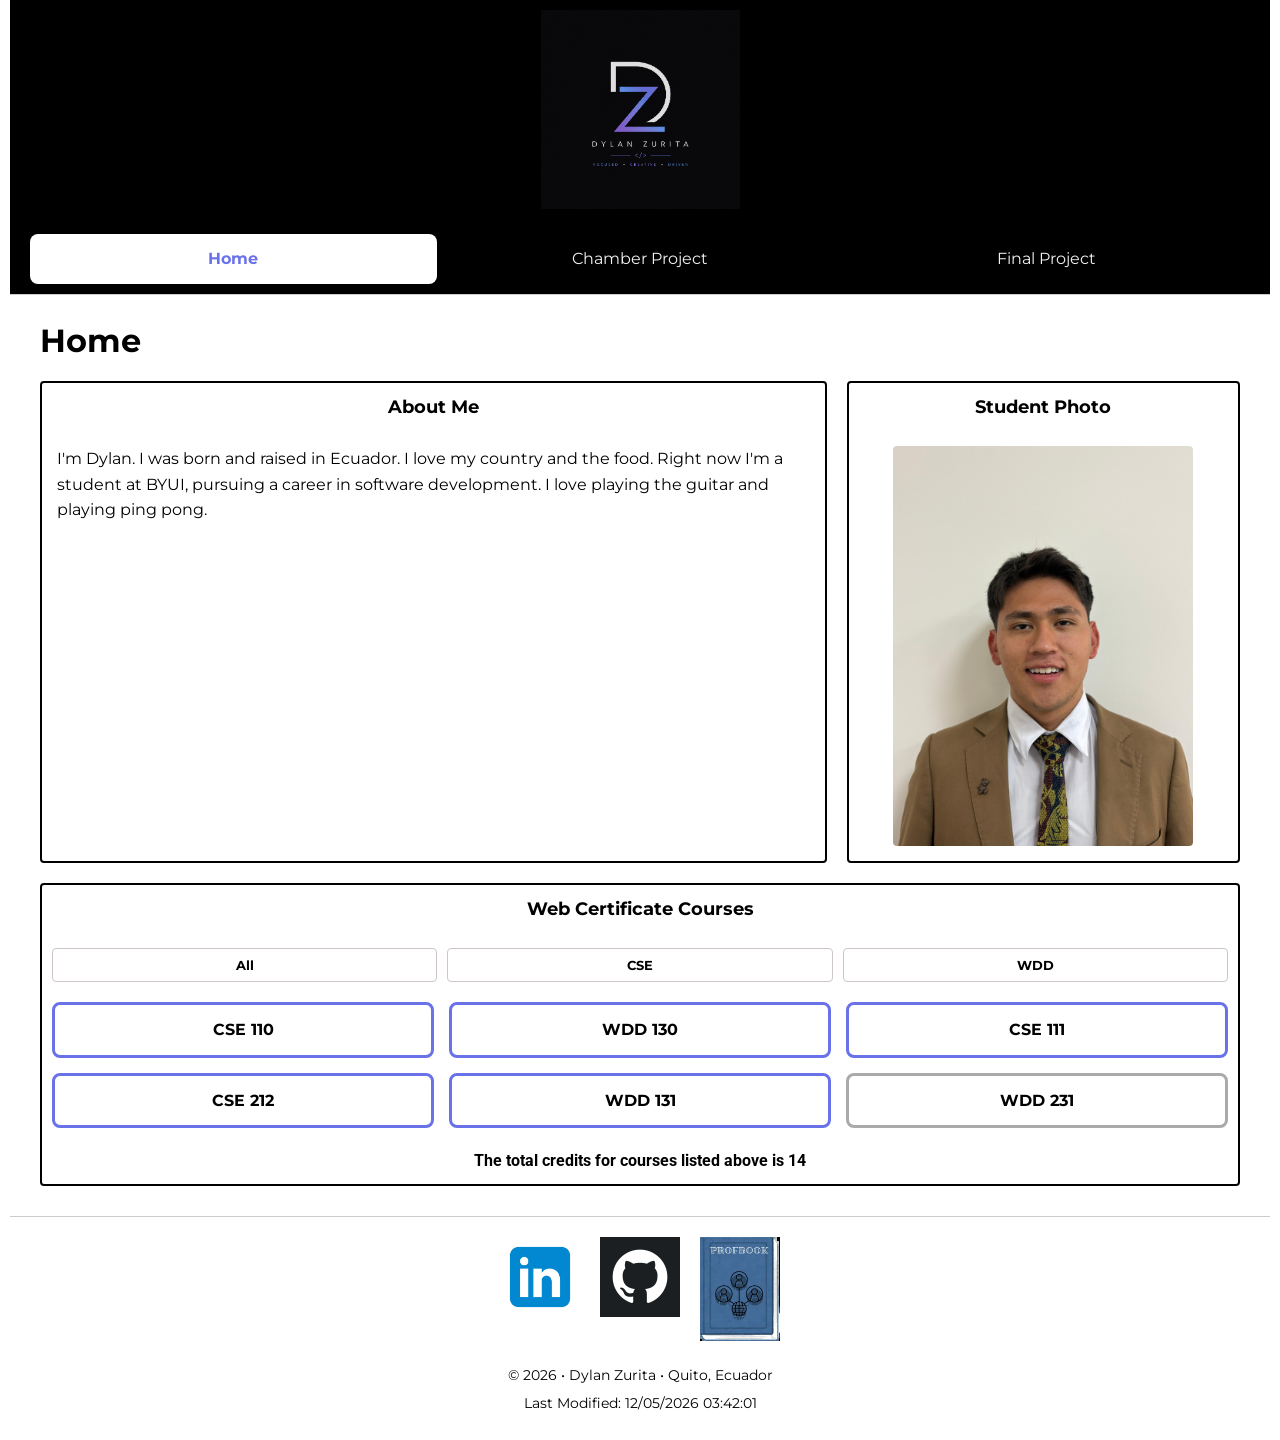
<file: index.html>
<!DOCTYPE html>
<html lang="en">
<head>
    <meta charset="UTF-8">
    <meta name="viewport" content="width=device-width, initial-scale=1.0">
    <meta name="author" content="Dylan Zurita">
    <meta name="description" content="I'm Dylan Zurita and this is a page I created to introduce myself and my interests."> 
    <meta property="og:title" content="About Me (Dylan Zurita)">
    <meta property="og:description" content="I created this page as an introduction of me, where I live, my studies, and my projects.">
    <meta property="og:image" content="images/me-dylan.jpg">
    <title>WDD 231 – Web Frontend Development 1 – Dylan Zurita</title>
    <link rel="icon" href="images/favicon.ico">
    <link rel="stylesheet" href="styles/small.css">
    <link rel="stylesheet" href="styles/large.css">


<link rel="preconnect" href="https://fonts.googleapis.com">
<link rel="preconnect" href="https://fonts.gstatic.com" crossorigin>
<link href="https://fonts.googleapis.com/css2?family=Montserrat:ital,wght@0,100..900;1,100..900&family=Oswald:wght@379&family=Roboto:ital,wght@0,100..900;1,100..900&family=Work+Sans:ital,wght@0,100..900;1,100..900&display=swap" rel="stylesheet">

    <script src="scripts/main.js" defer></script>
</head>
<body>
<header>
    <img src="images/logo-index.png" alt="site-logo">
    <button id="menu-btn" aria-label="Toggle Menu">☰</button>

    <nav id="primary-nav">
        <ul class="navigation">
            <li><a href="index.html" class="active" title="Home">Home</a></li>
            <li><a href="chamber/index.html" title="Chamber Project">Chamber Project</a></li>
            <li><a href="final/index.html" title="Final Project">Final Project</a></li>
        </ul>
    </nav>
</header>

<main>
    <h1 class="name">Home</h1>
    <div class="cards-container">

        <section class="card about-card">
            <h2 class="about-me">About Me</h2>
            <p>
                I'm Dylan. I was born and raised in Ecuador. I love my country and the food.
                Right now I'm a student at BYUI, pursuing a career in software development.
                I love playing the guitar and playing ping pong.
            </p>
        </section>


        <section class="card photo-card">
            <h2 class="web-dev">Student Photo</h2>
            <img src="images/me-dylan.jpg" alt="Dylan Zurita Photo" loading="lazy">
        </section>


        <section class="courses-card-container">
            <h2 class="courses-card">Web Certificate Courses</h2>
            
            <div class="filter-buttons">
                <button id="all-btn" class="filter-btn">All</button>
                <button id="cse-btn" class="filter-btn">CSE</button>
                <button id="wdd-btn" class="filter-btn">WDD</button>
            </div>

            <div id="courses-container" class="courses-list"></div>


            <p id="total-credits"></p>
        </section>
    </div>
</main>

<footer>
    <section class="social-links">
        <a href="https://www.linkedin.com/in/dylan-zurita-8985153b8/" target="_blank" rel="noopener">
            <img src="images/in-logo.jpg" alt="LinkedIn Profile">
        </a>
        <a href="https://github.com/dylan-nicolasz" target="_blank" rel="noopener">
            <img src="images/git-logo.png" alt="GitHub Profile">
        </a>
        <a href="https://dylan-nicolasz.github.io/wdd131/project/main.html" target="_blank" rel="noopener">
            <img src="images/profbook.avif" alt="WDD 131 Project">
        </a>
    </section>

    <p>
        &copy; <span id="currentyear"></span> • Dylan Zurita • Quito, Ecuador
    </p>
    <p id="lastModified"></p>
</footer>
</body>
</html>
</file>
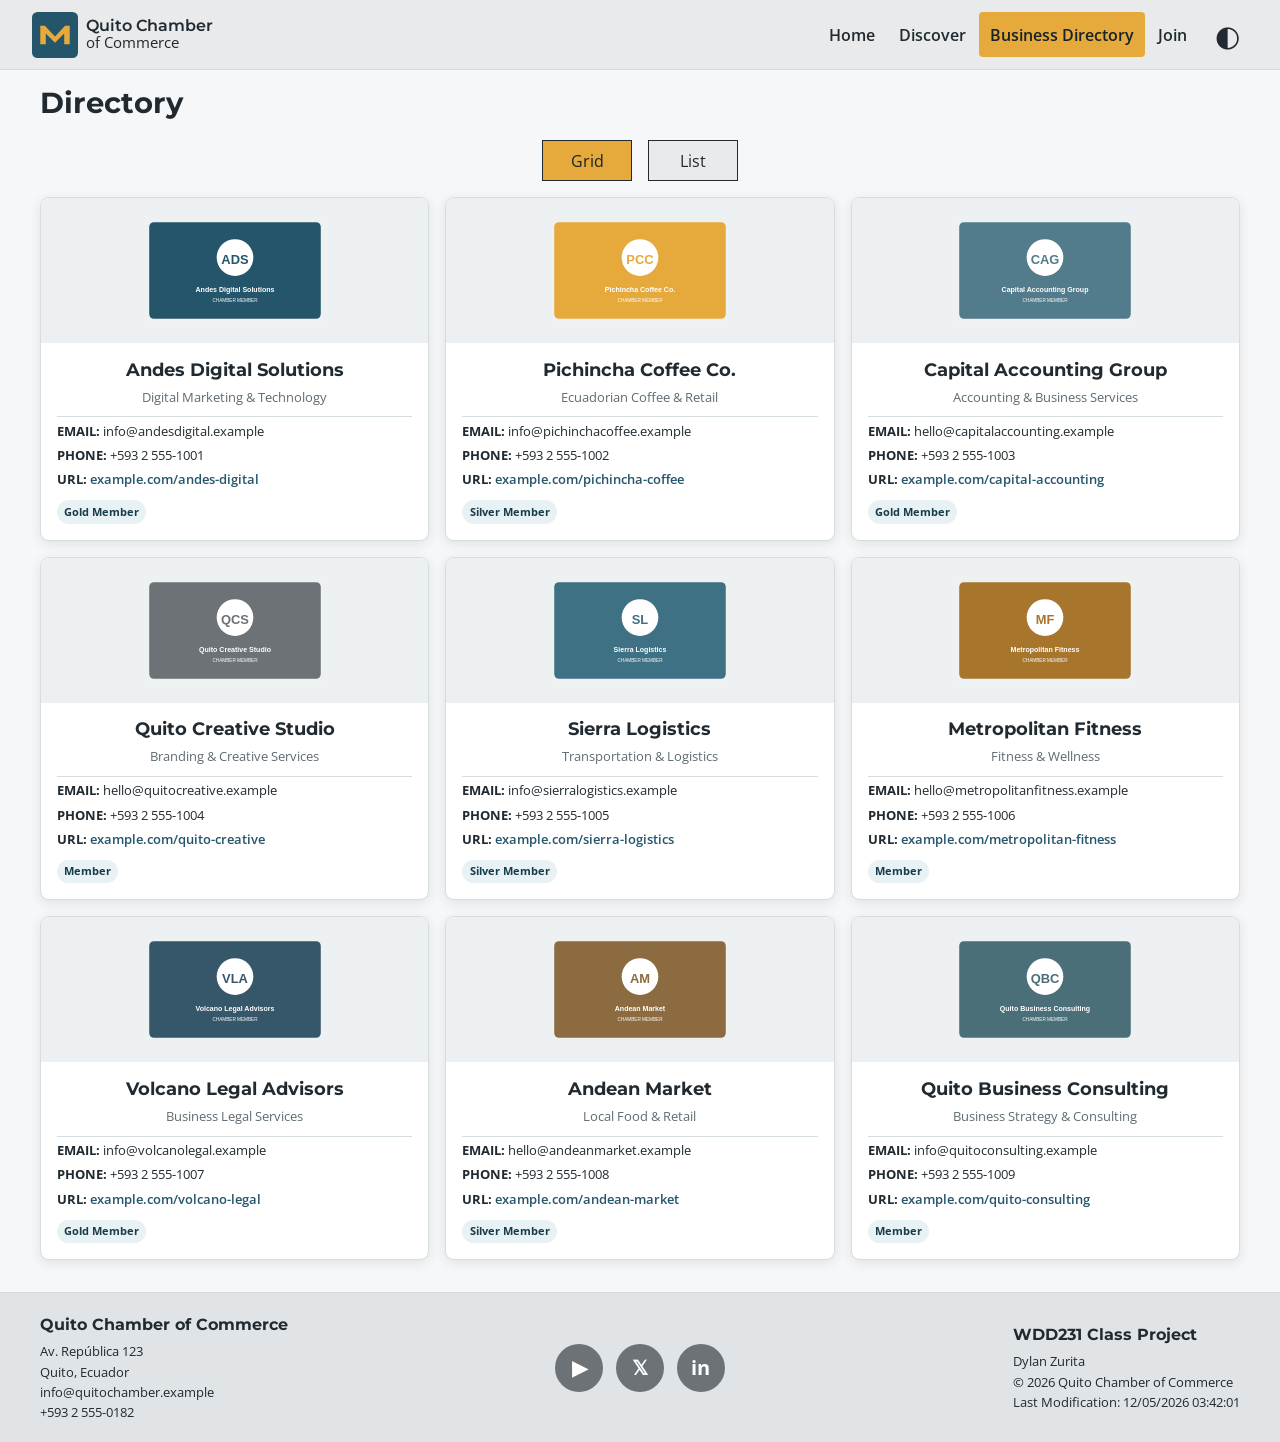
<file: chamber/directory.html>
<!DOCTYPE html>
<html lang="en">
<head>
    <meta charset="UTF-8">
    <meta name="viewport" content="width=device-width, initial-scale=1.0">

    <title>Business Directory | Quito Chamber of Commerce</title>
    <meta name="description" content="Find local businesses and chamber members in Quito through the Quito Chamber of Commerce business directory.">
    <meta name="author" content="Dylan Zurita">

    <meta property="og:title" content="Quito Chamber of Commerce | Business Directory">
    <meta property="og:description" content="Explore local businesses and chamber members in Quito.">
    <meta property="og:image" content="https://dylan-nicolasz.github.io/wdd231/chamber/images/chamber-social.svg">
    <meta property="og:url" content="https://dylan-nicolasz.github.io/wdd231/chamber/directory.html">
    <meta property="og:type" content="website">

    <link rel="icon" href="images/favicon.svg" type="image/svg+xml">

    <link rel="stylesheet" href="styles/normalize.css">
    <link rel="stylesheet" href="styles/small.css">
    <link rel="stylesheet" href="styles/larger.css">
    <link rel="preconnect" href="https://fonts.googleapis.com">
<link rel="preconnect" href="https://fonts.gstatic.com" crossorigin>
<link href="https://fonts.googleapis.com/css2?family=Montserrat:wght@500;600;700&family=Open+Sans:wght@400;600;700&display=swap" rel="stylesheet">

    <script src="scripts/directory.js" defer></script>
</head>

<body>
    <header class="site-header">
        <a class="brand" href="index.html" aria-label="Quito Chamber of Commerce home">
            <img src="images/favicon.svg" alt="favicon-chamber" width="50" height="50">
            <span>
                <strong>Quito Chamber</strong>
                <small>of Commerce</small>
            </span>
        </a>

        <button id="menu-button" class="menu-button" type="button"
            aria-label="Open navigation menu" aria-expanded="false" aria-controls="primary-nav">
            <span aria-hidden="true">☰</span>
        </button>

        <button id="theme-button" class="theme-button" type="button"
            aria-label="Toggle color theme" title="Toggle color theme">
            ◐
        </button>

        <nav id="primary-nav" class="site-nav" aria-label="Main navigation">
            <a href="index.html">Home</a>
            <a href="discover.html">Discover</a>
            <a href="directory.html" class="active" aria-current="page">Business Directory</a>
            <a href="join.html">Join</a>
        </nav>
    </header>

    <main>
        <section class="page-heading">
            <h1>Directory</h1>
        </section>

        <section class="directory-controls" aria-label="Directory display controls">
            <button id="grid-view" class="view-button active" type="button" aria-pressed="true">
                Grid
            </button>
            <button id="list-view" class="view-button" type="button" aria-pressed="false">
                List
            </button>
        </section>

        <section id="members" class="members grid-view" aria-label="Chamber member businesses" aria-live="polite">
            <p class="loading">Loading chamber members...</p>
        </section>
    </main>

    <footer class="site-footer">
        <div class="footer-content">
            <section>
                <h2>Quito Chamber of Commerce</h2>
                <address>
                    Av. República 123<br>
                    Quito, Ecuador<br>
                    info@quitochamber.example<br>
                    +593 2 555-0182
                </address>
            </section>

            <div class="social-links">
                <a href="#" aria-label="YouTube">▶</a>
                <a href="#" aria-label="X / Twitter">𝕏</a>
                <a href="#" aria-label="LinkedIn">in</a>
            </div>

            <section>
                <h2>WDD231 Class Project</h2>
                <p>Dylan Zurita</p>
                <p>© <span id="current-year"></span> Quito Chamber of Commerce</p>
                <p>Last Modification: <span id="last-modified"></span></p>
            </section>
        </div>
    </footer>
</body>
</html>
</file>
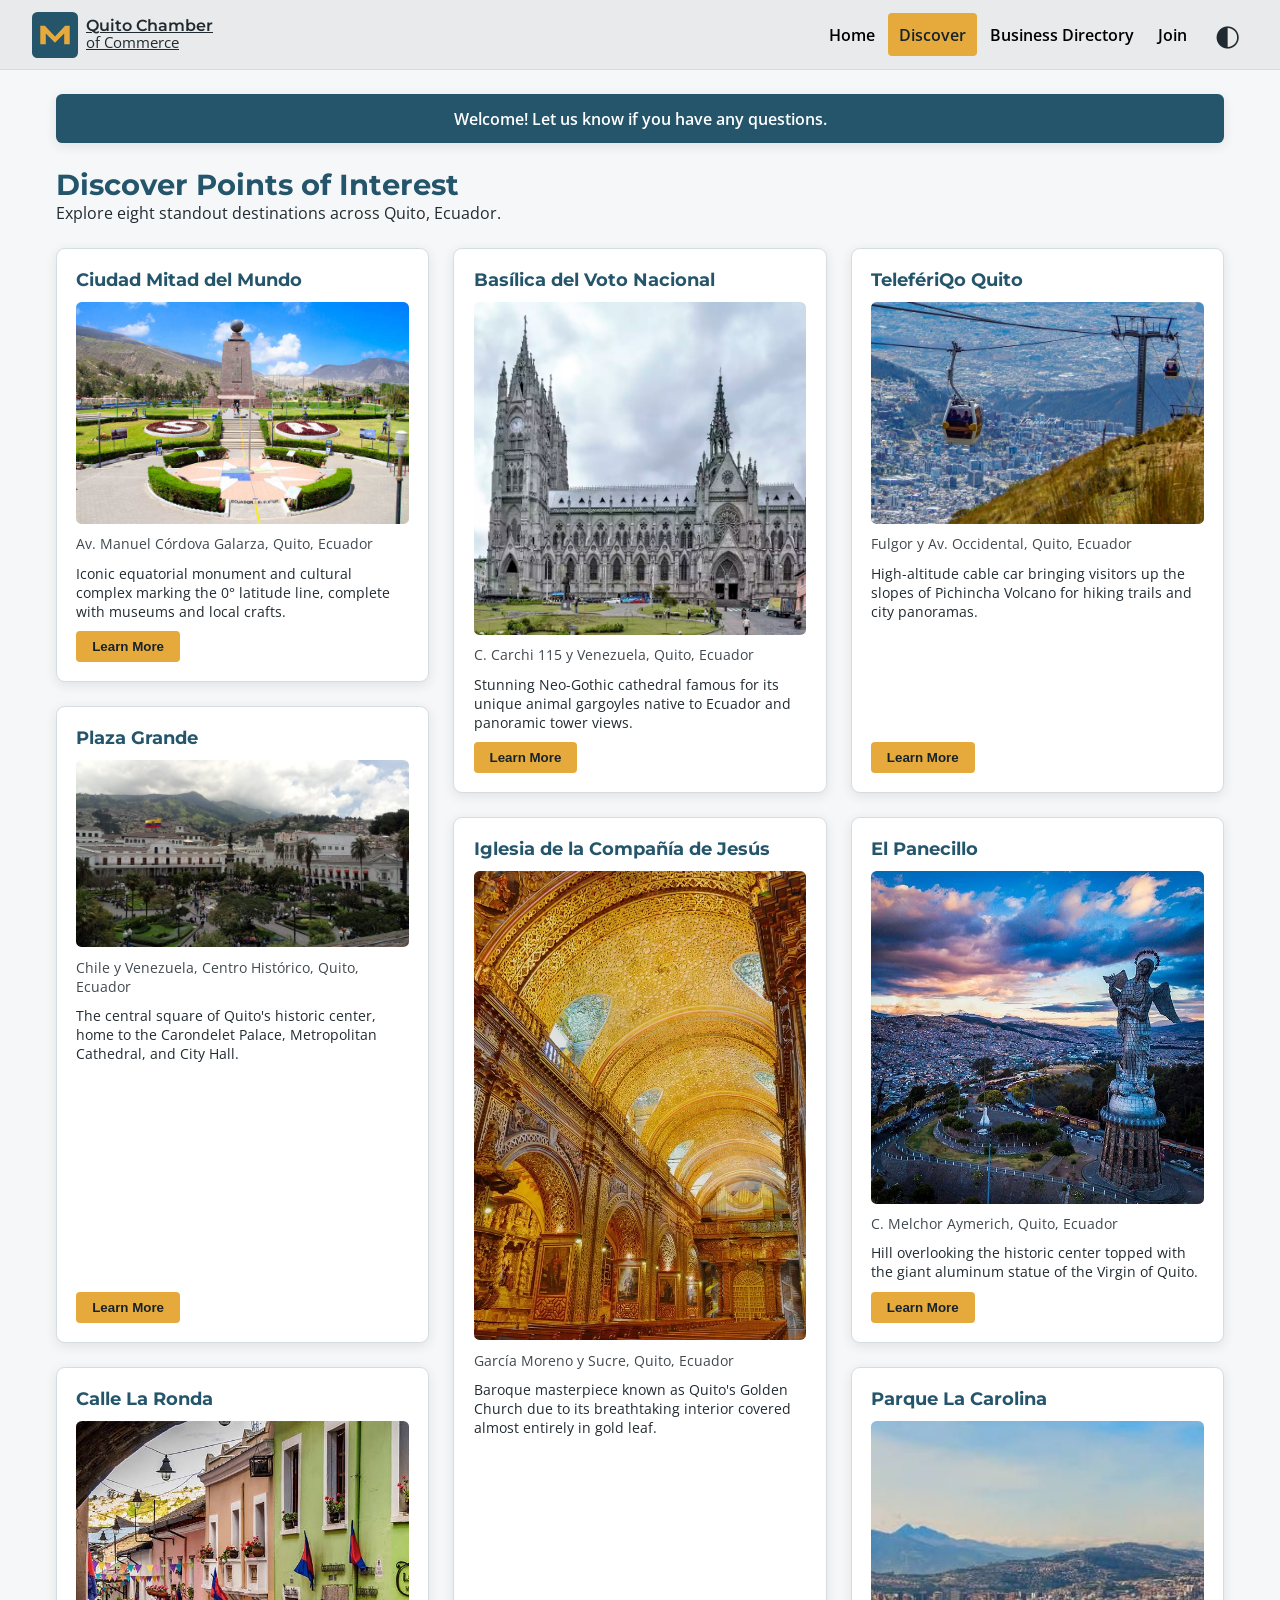
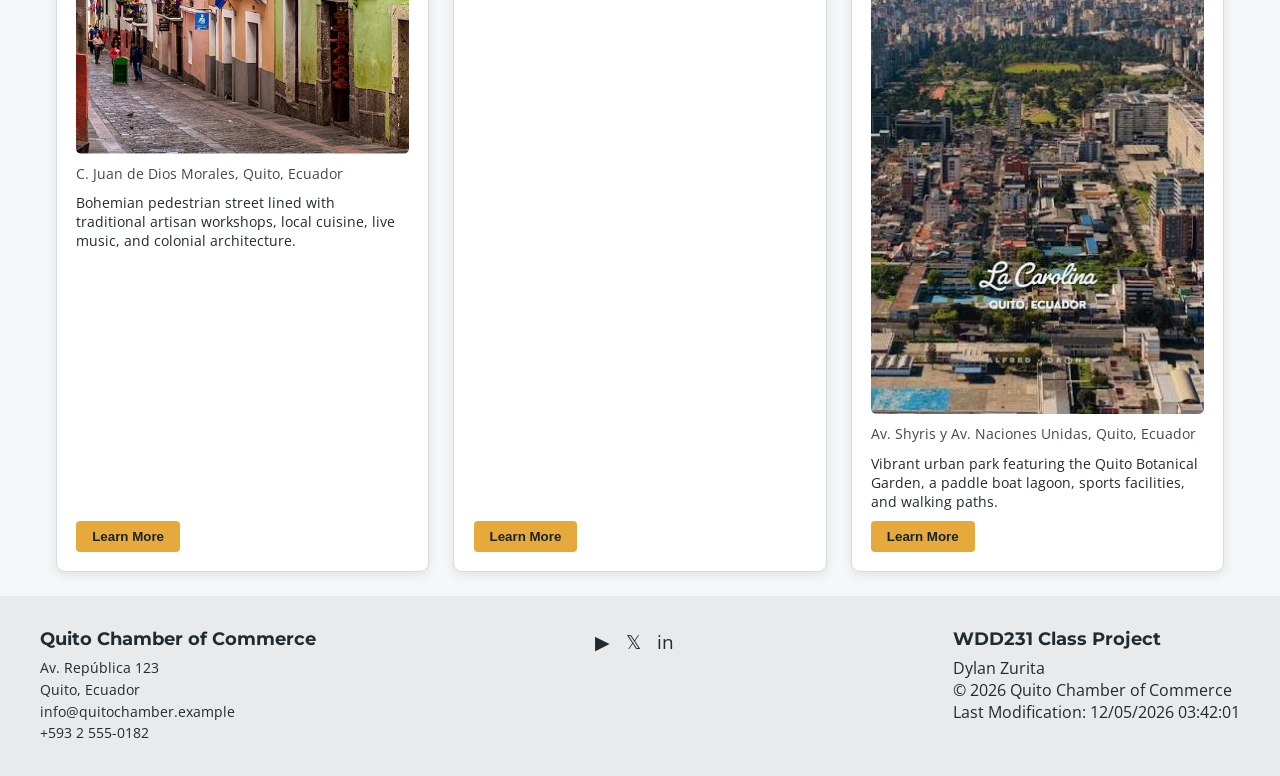
<file: chamber/discover.html>
<!DOCTYPE html>
<html lang="en">
<head>
    <meta charset="UTF-8">
    <meta name="viewport" content="width=device-width, initial-scale=1.0">

    <title>Discover Quito | Quito Chamber of Commerce</title>
    <meta name="description" content="Discover popular landmarks, attractions, and cultural points of interest in Quito, Ecuador with the Quito Chamber of Commerce.">
    <meta name="author" content="Dylan Zurita">

    <meta property="og:title" content="Quito Chamber of Commerce | Discover Quito">
    <meta property="og:description" content="Explore key points of interest in Quito, Ecuador. Interactive cards with details and modal popups.">
    <meta property="og:image" content="https://dylan-nicolasz.github.io/wdd231/chamber/images/chamber-social.svg">
    <meta property="og:url" content="https://dylan-nicolasz.github.io/wdd231/chamber/discover.html">
    <meta property="og:type" content="website">

    <link rel="icon" href="images/favicon.svg" type="image/svg+xml">

    <link rel="stylesheet" href="styles/discover-small.css">
    <link rel="stylesheet" href="styles/discover-larger.css">
    <link rel="preconnect" href="https://fonts.googleapis.com">
    <link rel="preconnect" href="https://fonts.gstatic.com" crossorigin>
    <link href="https://fonts.googleapis.com/css2?family=Montserrat:wght@500;600;700&family=Open+Sans:wght@400;600;700&display=swap" rel="stylesheet">

    <script type="module" src="scripts/discover.js"></script>
</head>

<body>
    <header class="site-header">
        <a class="brand" href="index.html" aria-label="Quito Chamber of Commerce home">
            <img src="images/favicon.svg" alt="favicon-chamber" width="50" height="50">
            <span>
                <strong>Quito Chamber</strong>
                <small>of Commerce</small>
            </span>
        </a>

        <button id="menu-button" class="menu-button" type="button"
            aria-label="Open navigation menu" aria-expanded="false" aria-controls="primary-nav">
            <span aria-hidden="true">☰</span>
        </button>

        <nav id="primary-nav" class="site-nav" aria-label="Main navigation">
            <a href="index.html">Home</a>
            <a href="discover.html" class="active" aria-current="page">Discover</a>
            <a href="directory.html">Business Directory</a>
            <a href="join.html">Join</a>
        </nav>

        <button id="theme-button" class="theme-button" type="button"
            aria-label="Toggle color theme" title="Toggle color theme">
            ◐
        </button>
    </header>

    <main class="discover-main">
        <aside id="visit-message" class="visit-banner" aria-live="polite">
            <!-- Populated via scripts/discover.js -->
        </aside>

        <section class="page-heading">
            <h1>Discover Points of Interest</h1>
            <p>Explore eight standout destinations across Quito, Ecuador.</p>
        </section>

        <section id="cards-container" class="discover-grid" aria-label="Points of Interest Gallery">

        </section>


        <dialog id="detail-modal" class="detail-modal">
            <div class="modal-content">
                <h2 id="modal-title"></h2>
                <address id="modal-address"></address>
                <p id="modal-description"></p>
                <button type="button" id="close-modal-btn" class="close-modal-btn">Close</button>
            </div>
        </dialog>
    </main>

    <footer class="site-footer">
        <div class="footer-content">
            <section>
                <h2>Quito Chamber of Commerce</h2>
                <address>
                    Av. República 123<br>
                    Quito, Ecuador<br>
                    info@quitochamber.example<br>
                    +593 2 555-0182
                </address>
            </section>

            <div class="social-links">
                <a href="#" aria-label="YouTube">▶</a>
                <a href="#" aria-label="X / Twitter">𝕏</a>
                <a href="#" aria-label="LinkedIn">in</a>
            </div>

            <section>
                <h2>WDD231 Class Project</h2>
                <p>Dylan Zurita</p>
                <p>© <span id="current-year"></span> Quito Chamber of Commerce</p>
                <p>Last Modification: <span id="last-modified"></span></p>
            </section>
        </div>
    </footer>
</body>
</html>
</file>
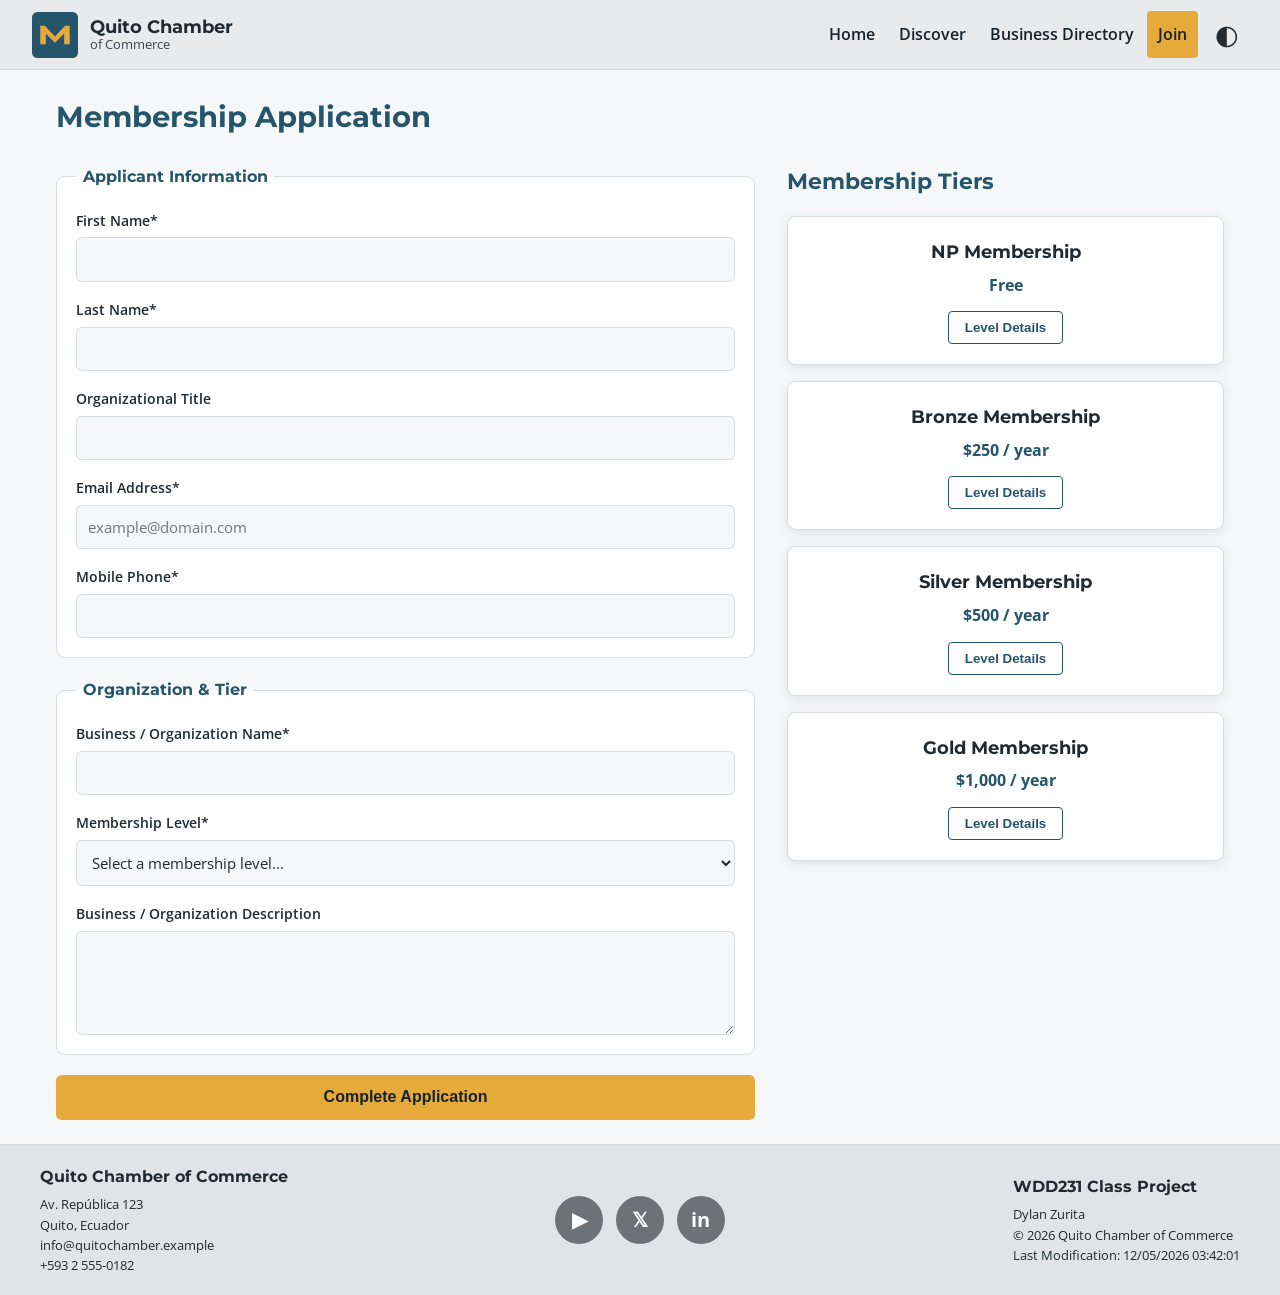
<file: chamber/join.html>
<!DOCTYPE html>
<html lang="en">
<head>
    <meta charset="UTF-8">
    <meta name="viewport" content="width=device-width, initial-scale=1.0">

    <title>Join | Quito Chamber of Commerce</title>
    <meta name="description" content="Join the Quito Chamber of Commerce to connect with local businesses, gain marketing visibility, and grow your organization.">
    <meta name="author" content="Dylan Zurita">

    <meta property="og:title" content="Quito Chamber of Commerce | Join Us">
    <meta property="og:description" content="Apply for Quito Chamber of Commerce membership. Select from Non-Profit, Bronze, Silver, or Gold tiers.">
    <meta property="og:image" content="https://dylan-nicolasz.github.io/wdd231/chamber/images/chamber-social.svg">
    <meta property="og:url" content="https://dylan-nicolasz.github.io/wdd231/chamber/join.html">
    <meta property="og:type" content="website">

    <link rel="icon" href="images/favicon.svg" type="image/svg+xml">

    <link rel="stylesheet" href="styles/join-small.css">
    <link rel="stylesheet" href="styles/join-larger.css">
    <link rel="preconnect" href="https://fonts.googleapis.com">
    <link rel="preconnect" href="https://fonts.gstatic.com" crossorigin>
    <link href="https://fonts.googleapis.com/css2?family=Montserrat:wght@500;600;700&family=Open+Sans:wght@400;600;700&display=swap" rel="stylesheet">

    <script src="scripts/join.js" defer></script>
</head>

<body>
    <header class="site-header">
        <a class="brand" href="index.html" aria-label="Quito Chamber of Commerce home">
            <img src="images/favicon.svg" alt="favicon-chamber" width="50" height="50">
            <span>
                <strong>Quito Chamber</strong>
                <small>of Commerce</small>
            </span>
        </a>

        <button id="menu-button" class="menu-button" type="button"
            aria-label="Open navigation menu" aria-expanded="false" aria-controls="primary-nav">
            <span aria-hidden="true">☰</span>
        </button>

        <nav id="primary-nav" class="site-nav" aria-label="Main navigation">
            <a href="index.html">Home</a>
            <a href="discover.html">Discover</a>
            <a href="directory.html">Business Directory</a>
            <a href="join.html" class="active" aria-current="page">Join</a>
        </nav>

        <button id="theme-button" class="theme-button" type="button"
            aria-label="Toggle color theme" title="Toggle color theme">
            ◐
        </button>
    </header>

    <main class="join-main">
        <section class="page-heading">
            <h1>Membership Application</h1>
        </section>

        <div class="join-layout">
            <form action="thankyou.html" method="get" class="join-form">
                <fieldset>
                    <legend>Applicant Information</legend>
                    
                    <label>
                        First Name*
                        <input type="text" name="fname" id="fname" required autocomplete="given-name" title="Applicant's given or first name">
                    </label>

                    <label>
                        Last Name*
                        <input type="text" name="lname" id="lname" required autocomplete="family-name" title="Applicant's family or last name">
                    </label>

                    <label>
                        Organizational Title
                        <input type="text" name="orgtitle" id="orgtitle" autocomplete="organization-title" title="Title within organization (at least 7 characters, letters, spaces, hyphens)" pattern="[A-Za-z\s\-]{7,}">
                    </label>

                    <label>
                        Email Address*
                        <input type="email" name="email" id="email" required autocomplete="email" placeholder="example@domain.com" title="Primary business email address">
                    </label>

                    <label>
                        Mobile Phone*
                        <input type="tel" name="phone" id="phone" required autocomplete="tel" title="Applicant's mobile phone number">
                    </label>
                </fieldset>

                <fieldset>
                    <legend>Organization & Tier</legend>

                    <label>
                        Business / Organization Name*
                        <input type="text" name="organization" id="organization" required autocomplete="organization" title="Official registered business or organization name">
                    </label>

                    <label>
                        Membership Level*
                        <select name="membership" id="membership" required title="Select desired membership tier">
                            <option value="" disabled selected>Select a membership level...</option>
                            <option value="np">NP Membership (Non-Profit - Free)</option>
                            <option value="bronze">Bronze Membership</option>
                            <option value="silver">Silver Membership</option>
                            <option value="gold">Gold Membership</option>
                        </select>
                    </label>

                    <label>
                        Business / Organization Description
                        <textarea name="description" id="description" rows="4" title="Brief summary of your organization's mission or services"></textarea>
                    </label>

                    <input type="hidden" name="timestamp" id="timestamp">
                </fieldset>

                <input type="submit" value="Complete Application" class="submit-btn">
            </form>

            <section class="cards-section" aria-label="Membership Level Cards">
                <h2>Membership Tiers</h2>
                <div class="cards-grid">
                    <article class="tier-card np-card">
                        <h3>NP Membership</h3>
                        <p class="tier-price">Free</p>
                        <button type="button" class="open-modal-btn" data-modal="modal-np">Level Details</button>
                    </article>

                    <article class="tier-card bronze-card">
                        <h3>Bronze Membership</h3>
                        <p class="tier-price">$250 / year</p>
                        <button type="button" class="open-modal-btn" data-modal="modal-bronze">Level Details</button>
                    </article>

                    <article class="tier-card silver-card">
                        <h3>Silver Membership</h3>
                        <p class="tier-price">$500 / year</p>
                        <button type="button" class="open-modal-btn" data-modal="modal-silver">Level Details</button>
                    </article>

                    <article class="tier-card gold-card">
                        <h3>Gold Membership</h3>
                        <p class="tier-price">$1,000 / year</p>
                        <button type="button" class="open-modal-btn" data-modal="modal-gold">Level Details</button>
                    </article>
                </div>
            </section>
        </div>


        <dialog id="modal-np" class="benefits-modal">
            <div class="modal-content">
                <h3>NP Membership Benefits</h3>
                <p>Designed for registered non-profit and community organizations.</p>
                <ul>
                    <li>Directory listing in the business directory.</li>
                    <li>Access to chamber networking events and mixers.</li>
                    <li>Community bulletin access.</li>
                </ul>
                <button type="button" class="close-modal-btn">Close</button>
            </div>
        </dialog>

        <dialog id="modal-bronze" class="benefits-modal">
            <div class="modal-content">
                <h3>Bronze Membership Benefits</h3>
                <p>Ideal for solo entrepreneurs and starting small businesses.</p>
                <ul>
                    <li>All NP Tier benefits.</li>
                    <li>10% discount on chamber-hosted training seminars.</li>
                    <li>Social media welcome highlight upon joining.</li>
                </ul>
                <button type="button" class="close-modal-btn">Close</button>
            </div>
        </dialog>

        <dialog id="modal-silver" class="benefits-modal">
            <div class="modal-content">
                <h3>Silver Membership Benefits</h3>
                <p>For growing companies needing stronger marketing exposure.</p>
                <ul>
                    <li>All Bronze Tier benefits.</li>
                    <li>Eligible for Home Page Spotlight rotation.</li>
                    <li>25% discount on event booths and sponsorship opportunities.</li>
                    <li>Access to quarterly business roundtable discussions.</li>
                </ul>
                <button type="button" class="close-modal-btn">Close</button>
            </div>
        </dialog>

        <dialog id="modal-gold" class="benefits-modal">
            <div class="modal-content">
                <h3>Gold Membership Benefits</h3>
                <p>Premium tier offering maximum visibility and influence in Quito.</p>
                <ul>
                    <li>All Silver Tier benefits.</li>
                    <li>Priority placement on Home Page Business Spotlights.</li>
                    <li>Free annual booth at the Quito Business Expo.</li>
                    <li>Direct sponsorship placement in quarterly email newsletters.</li>
                    <li>VIP invitation to Executive Board strategy dinners.</li>
                </ul>
                <button type="button" class="close-modal-btn">Close</button>
            </div>
        </dialog>
    </main>

    <footer class="site-footer">
        <div class="footer-content">
            <section>
                <h2>Quito Chamber of Commerce</h2>
                <address>
                    Av. República 123<br>
                    Quito, Ecuador<br>
                    info@quitochamber.example<br>
                    +593 2 555-0182
                </address>
            </section>

            <div class="social-links">
                <a href="#" aria-label="YouTube">▶</a>
                <a href="#" aria-label="X / Twitter">𝕏</a>
                <a href="#" aria-label="LinkedIn">in</a>
            </div>

            <section>
                <h2>WDD231 Class Project</h2>
                <p>Dylan Zurita</p>
                <p>© <span id="current-year"></span> Quito Chamber of Commerce</p>
                <p>Last Modification: <span id="last-modified"></span></p>
            </section>
        </div>
    </footer>
</body>
</html>
</file>
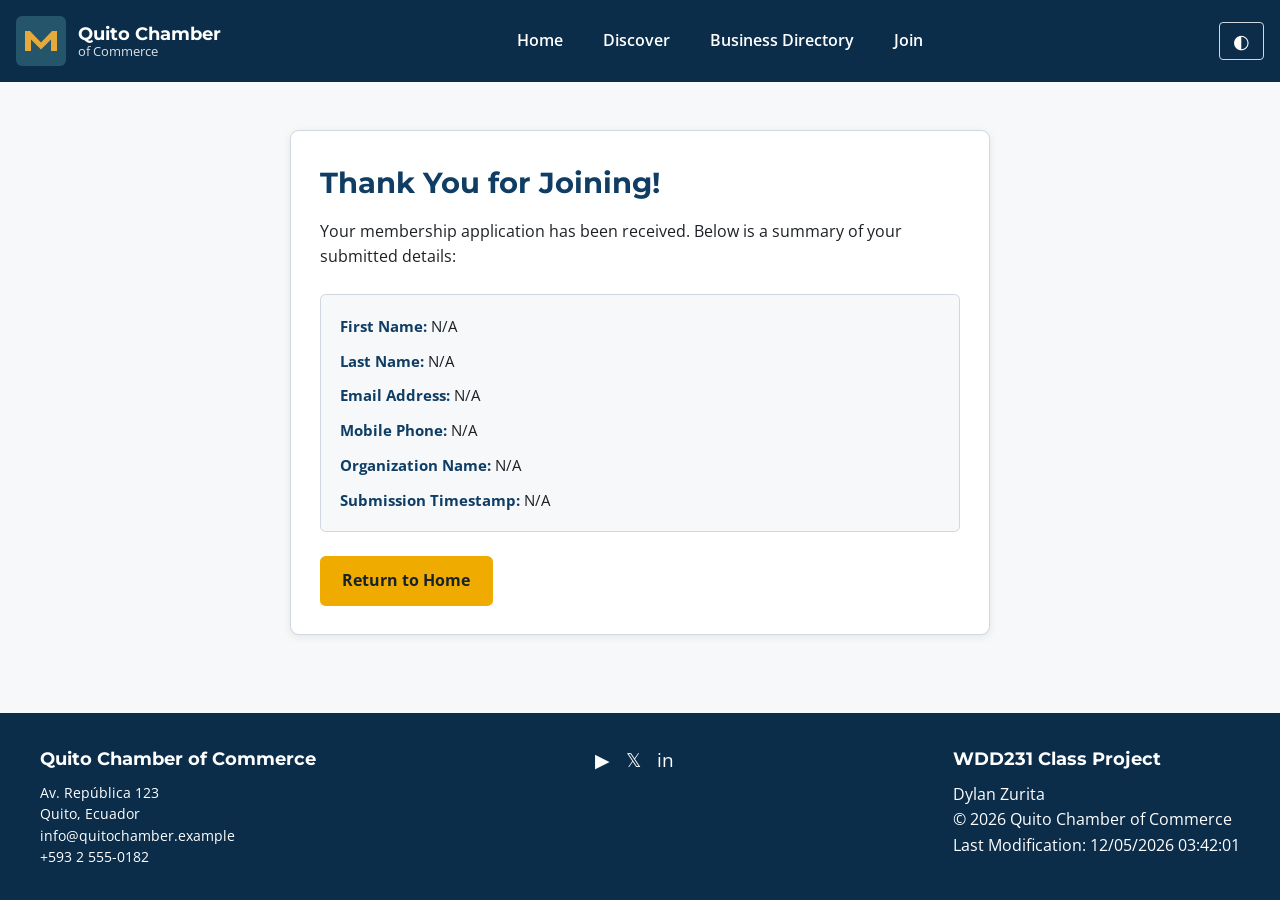
<file: chamber/thankyou.html>
<!DOCTYPE html>
<html lang="en">
<head>
    <meta charset="UTF-8">
    <meta name="viewport" content="width=device-width, initial-scale=1.0">

    <title>Application Submitted | Quito Chamber of Commerce</title>
    <meta name="description" content="Thank you for submitting your membership application to the Quito Chamber of Commerce.">
    <meta name="author" content="Dylan Zurita">

    <meta property="og:title" content="Quito Chamber of Commerce | Application Confirmation">
    <meta property="og:description" content="Thank you for joining the Quito Chamber of Commerce. Review your application summary.">
    <meta property="og:image" content="https://dylan-nicolasz.github.io/wdd231/chamber/images/chamber-social.svg">
    <meta property="og:url" content="https://dylan-nicolasz.github.io/wdd231/chamber/thankyou.html">
    <meta property="og:type" content="website">

    <link rel="icon" href="images/favicon.svg" type="image/svg+xml">

    <link rel="stylesheet" href="styles/thankyou-small.css">
    <link rel="stylesheet" href="styles/thankyou-larger.css">
    <link rel="preconnect" href="https://fonts.googleapis.com">
    <link rel="preconnect" href="https://fonts.gstatic.com" crossorigin>
    <link href="https://fonts.googleapis.com/css2?family=Montserrat:wght@500;600;700&family=Open+Sans:wght@400;600;700&display=swap" rel="stylesheet">

    <script src="scripts/thankyou.js" defer></script>
</head>

<body>
    <header class="site-header">
        <a class="brand" href="index.html" aria-label="Quito Chamber of Commerce home">
            <img src="images/favicon.svg" alt="favicon-chamber" width="50" height="50">
            <span>
                <strong>Quito Chamber</strong>
                <small>of Commerce</small>
            </span>
        </a>

        <button id="menu-button" class="menu-button" type="button"
            aria-label="Open navigation menu" aria-expanded="false" aria-controls="primary-nav">
            <span aria-hidden="true">☰</span>
        </button>

        <nav id="primary-nav" class="site-nav" aria-label="Main navigation">
            <a href="index.html">Home</a>
            <a href="discover.html">Discover</a>
            <a href="directory.html">Business Directory</a>
            <a href="join.html">Join</a>
        </nav>

        <button id="theme-button" class="theme-button" type="button"
            aria-label="Toggle color theme" title="Toggle color theme">
            ◐
        </button>
    </header>

    <main class="thankyou-main">
        <section class="confirmation-card">
            <h1>Thank You for Joining!</h1>
            <p>Your membership application has been received. Below is a summary of your submitted details:</p>
            
            <div id="submission-details" class="details-box">
                <p class="loading">Loading details...</p>
            </div>

            <a href="index.html" class="home-btn">Return to Home</a>
        </section>
    </main>

    <footer class="site-footer">
        <div class="footer-content">
            <section>
                <h2>Quito Chamber of Commerce</h2>
                <address>
                    Av. República 123<br>
                    Quito, Ecuador<br>
                    info@quitochamber.example<br>
                    +593 2 555-0182
                </address>
            </section>

            <div class="social-links">
                <a href="#" aria-label="YouTube">▶</a>
                <a href="#" aria-label="X / Twitter">𝕏</a>
                <a href="#" aria-label="LinkedIn">in</a>
            </div>

            <section>
                <h2>WDD231 Class Project</h2>
                <p>Dylan Zurita</p>
                <p>© <span id="current-year"></span> Quito Chamber of Commerce</p>
                <p>Last Modification: <span id="last-modified"></span></p>
            </section>
        </div>
    </footer>
</body>
</html>
</file>
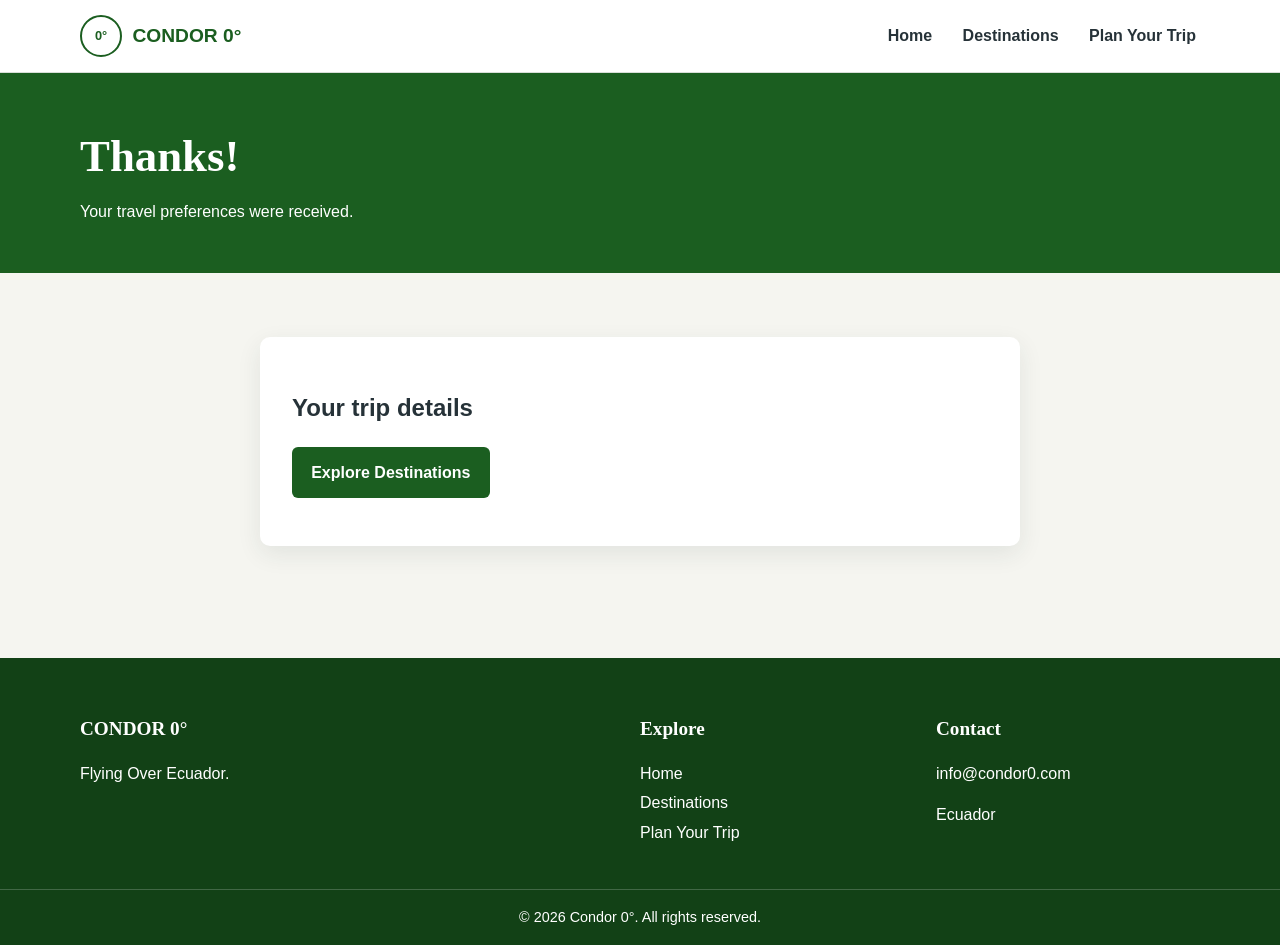
<file: final/form-action.html>
<!DOCTYPE html>
<html lang="en">
<head>
  <meta charset="UTF-8">
  <meta name="viewport" content="width=device-width, initial-scale=1.0">
  <title>Form Submitted | Condor 0°</title>
  <meta name="description" content="Your Condor 0° travel planning form has been submitted.">
  <meta name="author" content="Dylan Zurita">
  <meta property="og:title" content="Form Submitted | Condor 0°">
  <meta property="og:description" content="Your Condor 0° travel planning form has been submitted.">
  <meta property="og:type" content="website">
  <meta property="og:image" content="https://images.unsplash.com/photo-1500530855697-b586d89ba3ee?auto=format&fit=crop&w=1200&q=70">
  <link rel="icon" href="images/favicon.svg" type="image/svg+xml">
  <link rel="stylesheet" href="styles/form-action.css">
</head>
<body>

<header class="site-header">
  <div class="container nav-wrap">
    <a class="brand" href="index.html" aria-label="Condor 0 degrees home">
      <span class="brand-mark" aria-hidden="true">0°</span>
      <span>CONDOR 0°</span>
    </a>
    <button class="nav-toggle" type="button" aria-label="Open navigation" aria-expanded="false">☰</button>
    <nav class="nav-links" aria-label="Main navigation">
      <a href="index.html" data-page="index">Home</a>
      <a href="destinations.html" data-page="destinations">Destinations</a>
      <a href="plan.html" data-page="plan">Plan Your Trip</a>
    </nav>
  </div>
</header>

<main>
<section class="page-hero">
  <div class="container">
    <h1>Thanks!</h1>
    <p>Your travel preferences were received.</p>
  </div>
</section>
<section class="section">
  <div class="container">
    <div class="form">
      <h2>Your trip details</h2>
      <div id="submitted-data"></div>
      <p><a class="btn secondary" href="destinations.html">Explore Destinations</a></p>
    </div>
  </div>
</section>
</main>

<footer class="site-footer">
  <div class="container footer-grid">
    <div>
      <h2>CONDOR 0°</h2>
      <p>Flying Over Ecuador.</p>
    </div>
    <div>
      <h2>Explore</h2>
      <a href="index.html">Home</a>
      <a href="destinations.html">Destinations</a>
      <a href="plan.html">Plan Your Trip</a>
    </div>
    <div>
      <h2>Contact</h2>
      <p>info@condor0.com</p>
      <p>Ecuador</p>
    </div>
  </div>
  <div class="copyright">© 2026 Condor 0°. All rights reserved.</div>
</footer>

<script type="module" src="js/form.js"></script>
</body>
</html>
</file>
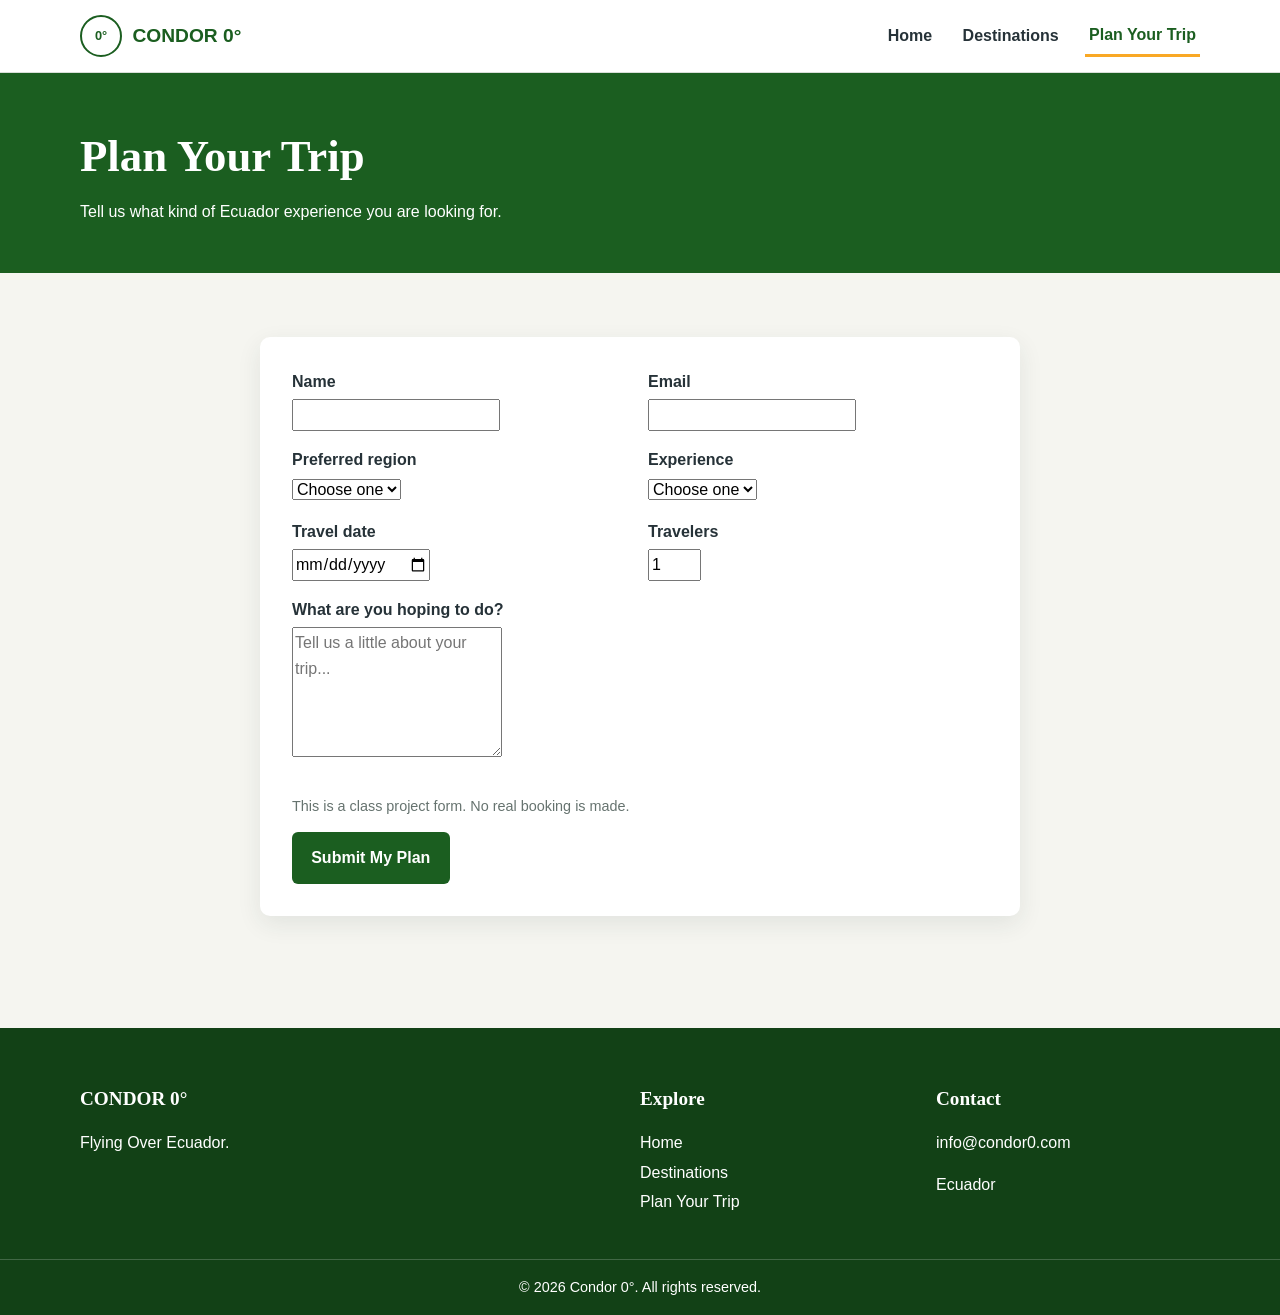
<file: final/plan.html>
<!DOCTYPE html>
<html lang="en">
<head>
  <meta charset="UTF-8">
  <meta name="viewport" content="width=device-width, initial-scale=1.0">
  <title>Plan Your Trip | Condor 0°</title>
  <meta name="description" content="Share your travel preferences and create a simple Ecuador trip idea with Condor 0°.">
  <meta name="author" content="Dylan Zurita">
  <meta property="og:title" content="Plan Your Trip | Condor 0°">
  <meta property="og:description" content="Share your travel preferences and create a simple Ecuador trip idea with Condor 0°.">
  <meta property="og:type" content="website">
  <meta property="og:image" content="https://images.unsplash.com/photo-1500530855697-b586d89ba3ee?auto=format&fit=crop&w=1200&q=70">
  <link rel="icon" href="images/favicon.svg" type="image/svg+xml">
  <link rel="stylesheet" href="styles/plan.css">
</head>
<body>

<header class="site-header">
  <div class="container nav-wrap">
    <a class="brand" href="index.html" aria-label="Condor 0 degrees home">
      <span class="brand-mark" aria-hidden="true">0°</span>
      <span>CONDOR 0°</span>
    </a>
    <button class="nav-toggle" type="button" aria-label="Open navigation" aria-expanded="false">☰</button>
    <nav class="nav-links" aria-label="Main navigation">
      <a href="index.html" data-page="index">Home</a>
      <a href="destinations.html" data-page="destinations">Destinations</a>
      <a href="plan.html" data-page="plan">Plan Your Trip</a>
    </nav>
  </div>
</header>

<main>
<section class="page-hero">
  <div class="container">
    <h1>Plan Your Trip</h1>
    <p>Tell us what kind of Ecuador experience you are looking for.</p>
  </div>
</section>
<section class="section">
  <div class="container">
    <form class="form" action="form-action.html" method="get">
      <div class="form-grid">
        <div>
          <label for="name">Name</label>
          <input class="field" id="name" name="name" type="text" autocomplete="name" required>
        </div>
        <div>
          <label for="email">Email</label>
          <input class="field" id="email" name="email" type="email" autocomplete="email" required>
        </div>
        <div>
          <label for="region">Preferred region</label>
          <select class="field" id="region" name="region" required>
            <option value="">Choose one</option>
            <option>Sierra</option><option>Coast</option><option>Amazon</option><option>Galápagos</option>
          </select>
        </div>
        <div>
          <label for="experience">Experience</label>
          <select class="field" id="experience" name="experience" required>
            <option value="">Choose one</option>
            <option>Nature</option><option>Adventure</option><option>Beach</option><option>Culture</option><option>Wildlife</option>
          </select>
        </div>
        <div>
          <label for="date">Travel date</label>
          <input class="field" id="date" name="date" type="date" required>
        </div>
        <div>
          <label for="travelers">Travelers</label>
          <input class="field" id="travelers" name="travelers" type="number" min="1" max="20" value="1" required>
        </div>
        <div class="full">
          <label for="notes">What are you hoping to do?</label>
          <textarea class="field" id="notes" name="notes" placeholder="Tell us a little about your trip..."></textarea>
        </div>
        <div class="full">
          <p class="form-note">This is a class project form. No real booking is made.</p>
          <button class="btn secondary" type="submit">Submit My Plan</button>
        </div>
      </div>
    </form>
  </div>
</section>
</main>

<footer class="site-footer">
  <div class="container footer-grid">
    <div>
      <h2>CONDOR 0°</h2>
      <p>Flying Over Ecuador.</p>
    </div>
    <div>
      <h2>Explore</h2>
      <a href="index.html">Home</a>
      <a href="destinations.html">Destinations</a>
      <a href="plan.html">Plan Your Trip</a>
    </div>
    <div>
      <h2>Contact</h2>
      <p>info@condor0.com</p>
      <p>Ecuador</p>
    </div>
  </div>
  <div class="copyright">© 2026 Condor 0°. All rights reserved.</div>
</footer>

<script type="module" src="js/main.js"></script>
</body>
</html>
</file>
<file: styles/small.css>
* {
    box-sizing: border-box;
    margin: 0;
    padding: 0;
}

body {
    font-family: 'Roboto', sans-serif;
    line-height: 1.6;
    background-color: white;
    padding: 0 10px;
}


header {
    display: flex;
    flex-direction: column;
    align-items: center;
    justify-content: center;
    padding: 15px;
    background-color: black;
    border-bottom: 1px solid #ccc;
}

header img {
    height: 199px;
    width: auto;
    
}

#course-title {
    font-size: 1.3rem;
    font-weight: 700;
}


#menu-btn {
    font-size: 1.8rem;
    background: none;
    border: none;
    cursor: pointer;
    padding: 5px 10px;
}


nav {
    display: none;
    width: 100%;
}

nav.open {
    display: block;
}

nav ul {
    list-style: none;
    background-color: black;
}

nav ul li a {
    display: block;
    font-family: "Montserrat";
    color: rgb(242, 242, 243);
    text-decoration: none;
    padding: 12px 16px;
    text-align: left;
    border-bottom: 1px solid;
    border-radius: 8px;
    transition: background-color 0.2s ease;
}

nav ul li a:hover,
nav ul li a.active {
    background-color: white;
    font-weight: bold;
    color:   rgb(106, 114, 233);
}
    main {
    max-width: 1200px;
    margin: 20px auto;
}

h1.name {
    font-family: "Montserrat";
    font-size: 2rem;
    margin-bottom: 15px;
}


.cards-container {
    display: flex;
    flex-direction: column;
    gap: 20px;
}

.card, .courses-card-container {
    border: 2px solid #000000;
    border-radius: 4px;
    overflow: hidden;
}

.card h2, .courses-card-container h2 {
    text-align: center;
    padding: 10px;
    font-family: "Montserrat";
    font-size: 1.1rem;
}

.card p {
    padding: 15px;
    font-family: "Montserrat";
}

.card img {
    width: 80%;
    max-width: 300px;
    height: auto;
    display: block;
    margin: 15px auto;
    border-radius: 4px;
}


.filter-buttons {
    display: flex;
    justify-content: space-around;
    padding: 15px 10px 10px;
    gap: 10px;
    font-family: "Montserrat";
}

.filter-btn {
    flex: 1;
    padding: 8px 12px;
    background-color: white;
    border: 1px solid rgb(207, 199, 199);
    border-radius: 4px;
    cursor: pointer;
    font-family: "Montserrat";
    font-weight: bold;
    text-align: center;
    text-decoration: none;
}

.filter-btn:hover {
    background-color: black;
    color: white;
}

.courses-list {
    display: flex;
    flex-direction: column;
    gap: 10px;
    padding: 10px;
}

.course-card {
    border: 3px solid #aaa;
    padding: 12px;
    text-align: center;
    font-family: "Montserrat";
    font-weight: bold;
    border-radius: 8px;
}


.course-card.completed {
    border-color:  rgb(106, 114, 233);
}

#total-credits {
    text-align: center;
    padding: 10px;
    font-weight: bold;
}

footer {
    text-align: center;
    padding: 20px 10px;
    margin-top: 30px;
    border-top: 1px solid #ccc;
}

footer section {
    display: flex;
    justify-content: center;
    gap: 20px;
    margin-bottom: 15px;
}

footer section img {
    width: 80px;
    height: auto;
    transition: transform 0.2s ease;
}

footer section img:hover {
    transform: scale(1.1);
}

footer p {
    margin: 5px 0;
    font-size: 0.9rem;
    font-family: "Montserrat";
}
</file>
<file: styles/large.css>
@media screen and (min-width: 650px) {
    /* Header layout adjustments */
    header {
        display: flex;
        flex-wrap: wrap;
        align-items: center;
        justify-content: flex-start;
        gap: 15px;
        padding: 10px 20px;
    }

    #menu-btn {
        display: none; /* Hide hamburger icon on larger views */
    }

    nav {
        display: block; /* Always show horizontal nav */
        width: 100%;
        margin-top: 10px;
    }

    nav ul {
        display: flex;
        justify-content: flex-start;
    }

    nav ul li {
        flex: 1;
    }

    nav ul li a {
        text-align: center;
        border-bottom: none;
        border-right: 1px solid var(--secondary-color);
    }

    /* Main Grid Layout matching wireframe */
    .cards-container {
        display: grid;
        grid-template-columns: 2fr 1fr;
        grid-template-areas: 
            "about photo"
            "courses courses";
        gap: 20px;
    }

    .about-card {
        grid-area: about;
    }

    .photo-card {
        grid-area: photo;
    }

    .courses-card-container {
        grid-area: courses;
    }

    /* Course Display Cards Grid */
    .courses-list {
        display: grid;
        grid-template-columns: repeat(3, 1fr);
        gap: 15px;
    }
}
</file>
<file: chamber/styles/small.css>
:root {
    --primary: #24556b;
    --primary-dark: #173c4c;
    --secondary: #e5aa3b;
    --background: #f6f7f8;
    --surface: #ffffff;
    --text: #202a30;
    --muted: #5f6c73;
    --border: #d6dde1;
    --header-bg: #e8eaec;
    --footer-bg: #e1e4e6;
    --shadow: 0 3px 12px rgba(32, 42, 48, 0.10);
}

body {
    min-width: 320px;
    background: var(--background);
    color: var(--text);
    font-family: "Open Sans", sans-serif;
}

body.dark-theme {
    --background: #182329;
    --surface: #23323a;
    --text: #f3f6f7;
    --muted: #c6d0d5;
    --border: #46555d;
    --header-bg: #202e35;
    --footer-bg: #202e35;
    --header-text: #ffffff;
}


.brand,
.brand strong,
.brand small,
.menu-button,
.theme-button {
    color: var(--header-text) !important;
}

body.dark-theme .site-nav a {
    color: var(--header-text);
}

.site-header {
    min-height: 70px;
    background: var(--header-bg);
    border-bottom: 1px solid var(--border);
    display: grid;
    grid-template-columns: 1fr auto auto;
    align-items: center;
    gap: 0.5rem;
    padding: 0.7rem 1rem;
}

.brand {
    display: flex;
    align-items: center;
    gap: 0.5rem;
    line-height: 1.05;
}

.brand img {
    width: 42px;
    height: 42px;
}

.brand span {
    display: flex;
    flex-direction: column;
}

.brand strong {
    font-family: "Montserrat", sans-serif;
    font-size: 1rem;
    font-weight: 600;
}

.brand small {
    font-size: 0.95rem;
}

.menu-button,
.theme-button {
    border: 0;
    background: transparent;
    color: var(--text);
    min-width: 42px;
    min-height: 42px;
    font-size: 1.7rem;
}

.theme-button {
    font-size: 1.8rem;
}

.site-nav {
    grid-column: 1 / -1;
    display: none;
    flex-direction: column;
    gap: 0.15rem;
    padding-top: 0.5rem;
}

.site-nav.open {
    display: flex;
}

.site-nav a {
    padding: 0.65rem 0.7rem;
    border-radius: 0.25rem;
    font-weight: 600;
}

.site-nav a:hover,
.site-nav a.active {
    background: var(--secondary);
    color: #17232a;
}

main {
    width: min(100% - 2rem, 1200px);
    margin: 0 auto;
    padding: 1rem 0 2rem;
}

.page-heading h1 {
    font-family: "Montserrat", sans-serif;
    color: var(--text);
    font-size: 2rem;
    margin-bottom: 1rem;
}

.directory-controls {
    display: flex;
    justify-content: center;
    gap: 1rem;
    margin-bottom: 1rem;
}

.view-button {
    min-width: 90px;
    padding: 0.45rem 1rem;
    border: 1px solid var(--text);
    background: var(--header-bg);
    color: var(--text);
}

.view-button.active,
.view-button:hover {
    background: var(--secondary);
    color: #17232a;
}

.members.grid-view {
    display: grid;
    grid-template-columns: 1fr;
    gap: 1rem;
}

.member-card {
    background: var(--surface);
    border: 1px solid var(--border);
    border-radius: 0.55rem;
    box-shadow: var(--shadow);
    overflow: hidden;
}

.member-card img {
    width: 100%;
    height: 145px;
    object-fit: contain;
    background: #edf0f2;
    padding: 1rem;
}

.member-content {
    padding: 0.8rem 1rem 1rem;
}

.member-content h2,
.member-content h3 {
    font-family: "Montserrat", sans-serif;
    color: var(--text);
    font-size: 1.15rem;
    text-align: center;
    margin-bottom: 0.1rem;
}

.member-tagline {
    text-align: center;
    color: var(--muted);
    font-size: 0.78rem;
    padding-bottom: 0.55rem;
    margin-bottom: 0.65rem;
    border-bottom: 1px solid var(--border);
}

.member-content p {
    font-size: 0.82rem;
    margin: 0.28rem 0;
}

.member-content p strong {
    font-weight: 700;
}

.member-content a {
    color: var(--primary);
    font-weight: 600;
    overflow-wrap: anywhere;
}

.member-level {
    display: inline-block;
    margin-top: 0.4rem;
    padding: 0.2rem 0.45rem;
    border-radius: 999px;
    background: #e8f1f4;
    color: var(--primary-dark);
    font-size: 0.7rem;
    font-weight: 700;
}

.members.list-view {
    display: flex;
    flex-direction: column;
    gap: 0.75rem;
}

.members.list-view .member-card {
    display: grid;
    grid-template-columns: 105px 1fr;
}

.members.list-view .member-card img {
    height: 100%;
    min-height: 130px;
    padding: 0.7rem;
}

.members.list-view .member-content h2,
.members.list-view .member-content h3,
.members.list-view .member-tagline {
    text-align: left;
}

.loading {
    text-align: center;
    padding: 2rem;
    color: var(--muted);
}

.site-footer {
    background: var(--footer-bg);
    border-top: 1px solid var(--border);
}

.footer-content {
    width: min(100% - 2rem, 1200px);
    margin: 0 auto;
    padding: 1.2rem 0;
    display: grid;
    gap: 1.2rem;
}

.site-footer h2 {
    font-family: "Montserrat", sans-serif;
    font-size: 1rem;
    margin-bottom: 0.3rem;
}

.site-footer p,
.site-footer address {
    color: var(--text);
    font-size: 0.82rem;
    font-style: normal;
    line-height: 1.55;
}

.social-links {
    display: flex;
    justify-content: center;
    align-items: center;
    gap: 0.8rem;
}

.social-links a {
    width: 48px;
    height: 48px;
    display: grid;
    place-items: center;
    border-radius: 50%;
    background: #6c7276;
    color: white;
    font-size: 1.25rem;
    font-weight: 700;
}

.social-links a:hover {
    background: var(--primary);
}
</file>
<file: chamber/styles/larger.css>
@media (min-width: 640px) {
    .site-header {
        grid-template-columns: auto 1fr auto;
        padding: 0.7rem 2rem;
    }

    .brand img {
        width: 46px;
        height: 46px;
    }

    .menu-button {
        display: none;
    }

    .site-nav {
        grid-column: 2;
        grid-row: 1;
        display: flex;
        flex-direction: row;
        justify-content: flex-end;
        align-items: center;
        gap: 0.1rem;
        padding: 0;
    }

    .theme-button {
        grid-column: 3;
        grid-row: 1;
    }

    main {
        width: min(100% - 4rem, 1200px);
        padding-top: 0.7rem;
    }

    .page-heading h1 {
        font-size: 1.8rem;
    }

    .members.grid-view {
        grid-template-columns: repeat(2, minmax(0, 1fr));
    }

    .footer-content {
        width: min(100% - 4rem, 1200px);
        grid-template-columns: 1.5fr 1fr 1.5fr;
        align-items: center;
    }

    .footer-content > section:last-child {
        justify-self: end;
    }
}

@media (min-width: 900px) {
    .members.grid-view {
        grid-template-columns: repeat(3, minmax(0, 1fr));
    }

    .member-card:hover {
        transform: translateY(-2px);
        box-shadow: 0 7px 18px rgba(32, 42, 48, 0.15);
        transition: 0.2s ease;
    }
}
</file>
<file: chamber/styles/discover-small.css>
:root {
    --primary: #24556b;
    --primary-dark: #173c4c;
    --secondary: #e5aa3b;
    --background: #f6f7f8;
    --surface: #ffffff;
    --text: #202a30;
    --muted: #5f6c73;
    --border: #d6dde1;
    --header-bg: #e8eaec;
    --footer-bg: #e1e4e6;
    --shadow: 0 3px 12px rgba(32, 42, 48, 0.10);
}

body {
    min-width: 320px;
    background: var(--background);
    color: var(--text);
    font-family: "Open Sans", sans-serif;
}

body.dark-theme {
    --background: #182329;
    --surface: #23323a;
    --text: #f3f6f7;
    --muted: #c6d0d5;
    --border: #46555d;
    --header-bg: #202e35;
    --footer-bg: #202e35;
    --header-text: #ffffff;
}

.brand,
.brand strong,
.brand small,
.menu-button,
.theme-button {
    color: var(--header-text) !important;
}

body.dark-theme .site-nav a {
    color: var(--header-text);
}

* {
    box-sizing: border-box;
    margin: 0;
    padding: 0;
}





.site-header {
    min-height: 70px;
    background: var(--header-bg);
    border-bottom: 1px solid var(--border);
    display: grid;
    grid-template-columns: 1fr auto auto;
    align-items: center;
    gap: 0.5rem;
    padding: 0.7rem 1rem;
}

.brand {
    display: flex;
    align-items: center;
    gap: 0.5rem;
    line-height: 1.05;
}

.brand img {
    width: 42px;
    height: 42px;
}

.brand span {
    display: flex;
    flex-direction: column;
}

.brand strong {
    font-family: "Montserrat", sans-serif;
    font-size: 1rem;
    font-weight: 600;
    text-decoration: none;
    color: #000;
}

.brand small {
    font-size: 0.95rem;
    text-decoration: none;
    color: #000;
}

.menu-button,
.theme-button {
    border: 0;
    background: transparent;
    color: var(--text);
    min-width: 42px;
    min-height: 42px;
    font-size: 1.7rem;
}

.theme-button {
    font-size: 1.8rem;
}

.site-nav {
    grid-column: 1 / -1;
    display: none;
    flex-direction: column;
    gap: 0.15rem;
    padding-top: 0.5rem;
}

.site-nav.open {
    display: flex;
}

.site-nav a {
    padding: 0.65rem 0.7rem;
    border-radius: 0.25rem;
    font-weight: 600;
    text-decoration: none;
    color: #000;
}

.site-nav a:hover,
.site-nav a.active {
    background: var(--secondary);
    color: #17232a;
}


.discover-main {
    flex: 1;
    max-width: 1200px;
    width: 100%;
    margin: 0 auto;
    padding: 1.5rem 1rem;
}

.visit-banner {
    background-color: var(--primary);
    color: #ffffff;
    padding: 0.85rem 1.2rem;
    border-radius: 0.4rem;
    font-weight: 600;
    text-align: center;
    margin-bottom: 1.5rem;
    box-shadow: var(--shadow);
}

.page-heading {
    margin-bottom: 1.5rem;
}

.page-heading h1 {
    font-family: 'Montserrat', sans-serif;
    color: var(--primary);
    font-size: 1.8rem;
}


.discover-card {
    background: var(--surface);
    border: 1px solid var(--border);
    border-radius: 0.55rem;
    padding: 1.2rem;
    box-shadow: var(--shadow);
    display: flex;
    flex-direction: column;
    gap: 0.65rem;
}

.discover-card h2 {
    font-family: 'Montserrat', sans-serif;
    font-size: 1.15rem;
    color: var(--primary);
}

.discover-card figure {
    width: 100%;
    overflow: hidden;
    border-radius: 0.35rem;
}

.discover-card img {
    width: 100%;
    height: auto;
    object-fit: cover;
    display: block;
}

.discover-card address {
    font-style: normal;
    font-size: 0.85rem;
    color: var(--text);
    opacity: 0.85;
}

.discover-card p {
    font-size: 0.9rem;
    flex-grow: 1;
}

.learn-more-btn {
    align-self: start;
    padding: 0.5rem 1rem;
    background: var(--secondary);
    color: #17232a;
    font-weight: 700;
    border: none;
    border-radius: 0.25rem;
    cursor: pointer;
    transition: background 0.2s ease;
}

.learn-more-btn:hover {
    background: var(--secondary-hover);
}


.discover-grid {
    display: grid;
    gap: 1.5rem;
    grid-template-areas:
        "card1"
        "card2"
        "card3"
        "card4"
        "card5"
        "card6"
        "card7"
        "card8";
}


.detail-modal {
    border: none;
    border-radius: 0.55rem;
    padding: 0;
    max-width: 500px;
    width: min(90%, 500px);
    box-shadow: 0 10px 25px rgba(0, 0, 0, 0.35);
    margin: auto;
}

.detail-modal::backdrop {
    background: rgba(0, 0, 0, 0.65);
}

.modal-content {
    padding: 1.5rem;
    background: var(--surface);
    color: var(--text);
    display: flex;
    flex-direction: column;
    gap: 0.75rem;
}

.modal-content h2 {
    font-family: 'Montserrat', sans-serif;
    color: var(--primary);
}

.modal-content address {
    font-style: normal;
    font-size: 0.85rem;
    opacity: 0.85;
}

.close-modal-btn {
    align-self: start;
    padding: 0.4rem 1rem;
    background: var(--header-bg);
    border: 1px solid var(--border);
    border-radius: 0.25rem;
    color: var(--header-text);
    cursor: pointer;
    margin-top: 0.5rem;
}


.site-footer {
    background-color: var(--header-bg);
    color: var(--header-text);
    padding: 2rem 1rem;
    margin-top: auto;
}

.footer-content {
    max-width: 1200px;
    margin: 0 auto;
    display: flex;
    flex-direction: column;
    gap: 1.5rem;
}

.footer-content h2 {
    font-family: 'Montserrat', sans-serif;
    font-size: 1.1rem;
    margin-bottom: 0.5rem;
}

.footer-content address {
    font-style: normal;
    font-size: 0.9rem;
    line-height: 1.5;
}

.social-links {
    display: flex;
    gap: 1rem;
}

.social-links a {
    color: var(--header-text);
    text-decoration: none;
    font-size: 1.2rem;
}
</file>
<file: chamber/styles/discover-larger.css>
@media (min-width: 641px) {
    .site-header {
        grid-template-columns: auto 1fr auto;
        padding: 0.7rem 2rem;
    }

    .brand img {
        width: 46px;
        height: 46px;
    }

    .menu-button {
        display: none;
    }

    .site-nav {
        grid-column: 2;
        grid-row: 1;
        display: flex;
        flex-direction: row;
        justify-content: flex-end;
        align-items: center;
        gap: 0.1rem;
        padding: 0;
    }

    .theme-button {
        grid-column: 3;
        grid-row: 1;
    }

    .footer-content {
        flex-direction: row;
        justify-content: space-between;
    }

    .discover-card figure img {
        transition: transform 0.3s ease, filter 0.3s ease;
    }

    .discover-card figure img:hover {
        transform: scale(1.05);
        filter: brightness(1.08) contrast(1.05);
    }
}


@media (min-width: 641px) and (max-width: 1024px) {
    .discover-grid {
        grid-template-columns: 1fr 1fr;
        grid-template-areas:
            "card1 card2"
            "card3 card2"
            "card3 card4"
            "card5 card4"
            "card5 card6"
            "card7 card6"
            "card7 card8";
    }
}

@media (min-width: 1025px) {
    .discover-grid {
        grid-template-columns: 1fr 1fr 1fr;
        grid-template-areas:
            "card1 card2 card3"
            "card4 card2 card3"
            "card4 card5 card6"
            "card7 card5 card8";
    }
}
</file>
<file: chamber/styles/join-small.css>
:root {
    --primary: #24556b;
    --primary-dark: #173c4c;
    --secondary: #e5aa3b;
    --background: #f6f7f8;
    --surface: #ffffff;
    --text: #202a30;
    --muted: #5f6c73;
    --border: #d6dde1;
    --header-bg: #e8eaec;
    --footer-bg: #e1e4e6;
    --shadow: 0 3px 12px rgba(32, 42, 48, 0.10);
}

* {
    box-sizing: border-box;
    margin: 0;
    padding: 0;
}

body {
    font-family: 'Open Sans', sans-serif;
    background-color: var(--background);
    color: var(--text);
    line-height: 1.6;
    display: flex;
    flex-direction: column;
    min-height: 100vh;
}


body.dark-theme {
    --background: #182329;
    --surface: #23323a;
    --text: #f3f6f7;
    --muted: #c6d0d5;
    --border: #46555d;
    --header-bg: #202e35;
    --footer-bg: #202e35;
    --header-text: #ffffff;
}

.brand,
.brand strong,
.brand small,
.menu-button,
.theme-button {
    color: var(--header-text) !important;
}

body.dark-theme .site-nav a {
    color: var(--header-text);
}

.site-header {
    min-height: 70px;
    background: var(--header-bg);
    border-bottom: 1px solid var(--border);
    display: grid;
    grid-template-columns: 1fr auto auto;
    align-items: center;
    gap: 0.5rem;
    padding: 0.7rem 1rem;
}

.brand {
    display: flex;
    align-items: center;
    gap: 0.75rem;
    color: var(--header-text);
    text-decoration: none;
}

.brand span {
    display: flex;
    flex-direction: column;
    line-height: 1.2;
}

.brand strong {
    font-family: 'Montserrat', sans-serif;
    font-size: 1.1rem;
}

.brand small {
    font-size: 0.8rem;
    opacity: 0.85;
}

.menu-button,
.theme-button {
    border: 0;
    background: transparent;
    color: var(--text);
    min-width: 42px;
    min-height: 42px;
    font-size: 1.7rem;
}

.site-nav {
    grid-column: 1 / -1;
    display: none;
    flex-direction: column;
    gap: 0.15rem;
    padding-top: 0.5rem;
}

.site-nav.open {
    display: flex;
}

.site-nav a {
    padding: 0.65rem 0.7rem;
    border-radius: 0.25rem;
    font-weight: 600;
    text-decoration: none;
    color: #17232a;
}

.site-nav a:hover,
.site-nav a.active {
    background: var(--secondary);
    color: #17232a;
}


.join-main {
    flex: 1;
    max-width: 1200px;
    width: 100%;
    margin: 0 auto;
    padding: 1.5rem 1rem;
}

.page-heading {
    margin-bottom: 1.5rem;
}

.page-heading h1 {
    font-family: 'Montserrat', sans-serif;
    color: var(--primary);
    font-size: 1.8rem;
}

.join-layout {
    display: flex;
    flex-direction: column;
    gap: 2rem;
}


.join-form {
    display: flex;
    flex-direction: column;
    gap: 1.2rem;
}

.join-form fieldset {
    border: 1px solid var(--border);
    border-radius: 0.55rem;
    padding: 1.2rem;
    background: var(--surface);
    display: flex;
    flex-direction: column;
    gap: 1rem;
}

.join-form legend {
    font-family: 'Montserrat', sans-serif;
    font-weight: 700;
    color: var(--primary);
    padding: 0 0.4rem;
}

.join-form label {
    display: flex;
    flex-direction: column;
    gap: 0.35rem;
    font-size: 0.9rem;
    font-weight: 600;
    color: var(--text);
}

.join-form input[type="text"],
.join-form input[type="email"],
.join-form input[type="tel"],
.join-form select,
.join-form textarea {
    width: 100%;
    padding: 0.7rem;
    border: 1px solid var(--border);
    border-radius: 0.35rem;
    background: var(--background);
    color: var(--text);
    font-family: inherit;
    font-size: 0.95rem;
    box-sizing: border-box;
}

.join-form input:focus,
.join-form select:focus,
.join-form textarea:focus {
    outline: 2px solid var(--primary);
}

.submit-btn {
    padding: 0.85rem 1.5rem;
    background: var(--secondary);
    color: #17232a;
    font-weight: 700;
    border: none;
    border-radius: 0.35rem;
    font-size: 1rem;
    cursor: pointer;
    transition: background 0.2s ease;
}


.cards-section h2 {
    font-family: 'Montserrat', sans-serif;
    font-size: 1.4rem;
    margin-bottom: 1rem;
    color: var(--primary);
}

.cards-grid {
    display: grid;
    grid-template-columns: 1fr;
    gap: 1rem;
}

.tier-card {
    background: var(--surface);
    border: 1px solid var(--border);
    border-radius: 0.55rem;
    padding: 1.25rem;
    box-shadow: var(--shadow);
    text-align: center;
    
    /* Animation on initial load requirement */
    animation: fadeInSlideUp 0.8s ease-out forwards;
}

@keyframes fadeInSlideUp {
    0% {
        opacity: 0;
        transform: translateY(20px);
    }
    100% {
        opacity: 1;
        transform: translateY(0);
    }
}

.tier-card h3 {
    font-family: 'Montserrat', sans-serif;
    font-size: 1.15rem;
    margin-bottom: 0.4rem;
}

.tier-price {
    font-weight: 700;
    color: var(--primary);
    margin-bottom: 0.8rem;
}

.open-modal-btn {
    padding: 0.5rem 1rem;
    border: 1px solid var(--primary);
    background: transparent;
    color: var(--primary);
    border-radius: 0.25rem;
    font-weight: 600;
    cursor: pointer;
    transition: background 0.2s ease, color 0.2s ease;
}

.open-modal-btn:hover {
    background: var(--primary);
    color: #ffffff;
}


.benefits-modal {
    border: none;
    border-radius: 0.55rem;
    padding: 0;
    max-width: 500px;
    width: min(90%, 500px);
    box-shadow: 0 10px 25px rgba(0, 0, 0, 0.3);
    margin: auto;
}

.benefits-modal::backdrop {
    background: rgba(0, 0, 0, 0.65);
}

.modal-content {
    padding: 1.5rem;
    background: var(--surface);
    color: var(--text);
}

.modal-content h3 {
    font-family: 'Montserrat', sans-serif;
    color: var(--primary);
    margin-bottom: 0.5rem;
}

.modal-content ul {
    margin: 1rem 0;
    padding-left: 1.2rem;
}

.modal-content li {
    margin-bottom: 0.4rem;
    font-size: 0.9rem;
}

.close-modal-btn {
    padding: 0.4rem 1rem;
    background: var(--header-bg);
    border: 1px solid var(--border);
    border-radius: 0.25rem;
    color: var(--header-text);
    cursor: pointer;
    margin-top: 0.5rem;
}


.site-footer {
    background: var(--footer-bg);
    border-top: 1px solid var(--border);
}

.footer-content {
    width: min(100% - 2rem, 1200px);
    margin: 0 auto;
    padding: 1.2rem 0;
    display: grid;
    gap: 1.2rem;
}

.site-footer h2 {
    font-family: "Montserrat", sans-serif;
    font-size: 1rem;
    margin-bottom: 0.3rem;
}

.site-footer p,
.site-footer address {
    color: var(--text);
    font-size: 0.82rem;
    font-style: normal;
    line-height: 1.55;
}

.social-links {
    display: flex;
    justify-content: center;
    align-items: center;
    gap: 0.8rem;
}

.social-links a {
    width: 48px;
    height: 48px;
    display: grid;
    place-items: center;
    border-radius: 50%;
    background: #6c7276;
    color: white;
    font-size: 1.25rem;
    font-weight: 700;
    text-decoration: none;
}

.social-links a:hover {
    background: var(--primary);
}
</file>
<file: chamber/styles/join-larger.css>
@media (min-width: 640px) {
     .site-header {
        grid-template-columns: auto 1fr auto;
        padding: 0.7rem 2rem;
    }

    .brand img {
        width: 46px;
        height: 46px;
    }

    .menu-button {
        display: none;
    }

    .site-nav {
        grid-column: 2;
        grid-row: 1;
        display: flex;
        flex-direction: row;
        justify-content: flex-end;
        align-items: center;
        gap: 0.1rem;
        padding: 0;
    }

    .theme-button {
        grid-column: 3;
        grid-row: 1;
    }
    .join-layout {
        display: grid;
        grid-template-columns: 1.6fr 1fr;
        align-items: start;
        gap: 2rem;
    }

    .cards-grid {
        grid-template-columns: 1fr;
    }

    .footer-content {
        width: min(100% - 4rem, 1200px);
        grid-template-columns: 1.5fr 1fr 1.5fr;
        align-items: center;
    }

    .footer-content > section:last-child {
        justify-self: end;
    }
}

@media (min-width: 900px) {
    .spotlight-grid {
        grid-template-columns: repeat(3, minmax(0, 1fr));
    }

    .member-card:hover {
        transform: translateY(-2px);
        box-shadow: 0 7px 18px rgba(32, 42, 48, 0.15);
        transition: transform 0.2s ease, box-shadow 0.2s ease;
    }
}
</file>
<file: chamber/styles/thankyou-small.css>
:root {
    --primary: #0f3d64;
    --secondary: #f0ab00;
    --secondary-hover: #f5bc4e;
    --background: #f6f8fa;
    --surface: #ffffff;
    --text: #1d2125;
    --border: #d0d7de;
    --header-bg: #0b2d4a;
    --header-text: #ffffff;
    --shadow: 0 2px 8px rgba(0, 0, 0, 0.08);
}

body.dark-theme {
    --primary: #4a9eff;
    --secondary: #f0ab00;
    --secondary-hover: #f5bc4e;
    --background: #0d1117;
    --surface: #161b22;
    --text: #e6edf3;
    --border: #30363d;
    --header-bg: #161b22;
    --header-text: #e6edf3;
    --shadow: 0 4px 12px rgba(0, 0, 0, 0.4);
}

* {
    box-sizing: border-box;
    margin: 0;
    padding: 0;
}

body {
    font-family: 'Open Sans', sans-serif;
    background-color: var(--background);
    color: var(--text);
    line-height: 1.6;
    display: flex;
    flex-direction: column;
    min-height: 100vh;
}


.site-header {
    background-color: var(--header-bg);
    color: var(--header-text);
    padding: 1rem;
    display: flex;
    flex-wrap: wrap;
    align-items: center;
    justify-content: space-between;
}

.brand {
    display: flex;
    align-items: center;
    gap: 0.75rem;
    color: var(--header-text);
    text-decoration: none;
}

.brand span {
    display: flex;
    flex-direction: column;
    line-height: 1.2;
}

.brand strong {
    font-family: 'Montserrat', sans-serif;
    font-size: 1.1rem;
}

.brand small {
    font-size: 0.8rem;
    opacity: 0.85;
}

.menu-button,
.theme-button {
    background: transparent;
    border: 1px solid var(--border);
    color: var(--header-text);
    font-size: 1.2rem;
    padding: 0.4rem 0.8rem;
    border-radius: 0.25rem;
    cursor: pointer;
}

.site-nav {
    display: none;
    width: 100%;
    flex-direction: column;
    margin-top: 1rem;
}

.site-nav.open {
    display: flex;
}

.site-nav a {
    color: var(--header-text);
    text-decoration: none;
    padding: 0.75rem 1rem;
    font-weight: 600;
    border-top: 1px solid rgba(255, 255, 255, 0.1);
}

.site-nav a:hover {
    background-color: rgba(255, 255, 255, 0.15);
    color: var(--secondary);
}


.thankyou-main {
    flex: 1;
    max-width: 1200px;
    width: 100%;
    margin: 0 auto;
    padding: 2rem 1rem;
}

.confirmation-card {
    background: var(--surface);
    border: 1px solid var(--border);
    border-radius: 0.55rem;
    padding: 1.8rem;
    box-shadow: var(--shadow);
    max-width: 700px;
    margin: 1rem auto;
}

.confirmation-card h1 {
    font-family: 'Montserrat', sans-serif;
    color: var(--primary);
    font-size: 1.8rem;
    margin-bottom: 0.8rem;
}

.details-box {
    background: var(--background);
    border: 1px solid var(--border);
    border-radius: 0.35rem;
    padding: 1.2rem;
    margin: 1.5rem 0;
    display: flex;
    flex-direction: column;
    gap: 0.65rem;
}

.details-box p {
    font-size: 0.95rem;
    color: var(--text);
    word-break: break-word;
}

.details-box p strong {
    color: var(--primary);
}

.home-btn {
    display: inline-block;
    padding: 0.75rem 1.4rem;
    background: var(--secondary);
    color: #17232a;
    font-weight: 700;
    text-decoration: none;
    border-radius: 0.35rem;
    transition: background 0.2s ease;
}

.home-btn:hover {
    background: var(--secondary-hover);
}


.site-footer {
    background-color: var(--header-bg);
    color: var(--header-text);
    padding: 2rem 1rem;
    margin-top: auto;
}

.footer-content {
    max-width: 1200px;
    margin: 0 auto;
    display: flex;
    flex-direction: column;
    gap: 1.5rem;
}

.footer-content h2 {
    font-family: 'Montserrat', sans-serif;
    font-size: 1.1rem;
    margin-bottom: 0.5rem;
}

.footer-content address {
    font-style: normal;
    font-size: 0.9rem;
    line-height: 1.5;
}

.social-links {
    display: flex;
    gap: 1rem;
}

.social-links a {
    color: var(--header-text);
    text-decoration: none;
    font-size: 1.2rem;
}
</file>
<file: chamber/styles/thankyou-larger.css>
@media (min-width: 640px) {
    .menu-button {
        display: none;
    }

    .site-nav {
        display: flex;
        flex-direction: row;
        width: auto;
        margin-top: 0;
        gap: 0.5rem;
    }

    .site-nav a {
        border-top: none;
        border-radius: 0.25rem;
    }

    .footer-content {
        flex-direction: row;
        justify-content: space-between;
    }
}
</file>
<file: final/styles/form-action.css>
:root {
  --green: #1b5e20;
  --green-dark: #124116;
  --yellow: #f9a825;
  --cream: #f5f5f0;
  --white: #fff;
  --ink: #263238;
  --muted: #66736f;
  --line: #d8ded8;
  --shadow: 0 8px 24px rgba(38, 50, 56, 0.09);
}

* {
  box-sizing: border-box;
}

html {
  scroll-behavior: smooth;
}

body {
  margin: 0;
  font-family: Arial, Helvetica, sans-serif;
  color: var(--ink);
  background: var(--cream);
  line-height: 1.6;
}

img {
  max-width: 100%;
  display: block;
}

a {
  color: inherit;
}

button,
input,
select,
textarea {
  font: inherit;
}

button {
  cursor: pointer;
}

.container {
  width: min(1120px, 92%);
  margin: auto;
}

.site-header {
  background: var(--white);
  border-bottom: 1px solid var(--line);
  position: sticky;
  top: 0;
  z-index: 20;
}

.nav-wrap {
  min-height: 72px;
  display: flex;
  align-items: center;
  justify-content: space-between;
  gap: 1rem;
}

.brand {
  display: flex;
  align-items: center;
  gap: 0.65rem;
  text-decoration: none;
  font-weight: 800;
  font-size: 1.2rem;
  color: var(--green);
}

.brand-mark {
  width: 42px;
  height: 42px;
  border: 2px solid var(--green);
  border-radius: 50%;
  display: grid;
  place-items: center;
  font-weight: 800;
  font-size: 0.8rem;
}

.nav-toggle {
  display: none;
  background: none;
  border: 0;
  color: var(--green);
  font-size: 1.7rem;
}

.nav-links {
  display: flex;
  gap: 1.4rem;
  align-items: center;
}

.nav-links a {
  text-decoration: none;
  font-weight: 700;
  padding: 0.45rem 0.25rem;
}

.nav-links a:hover,
.nav-links a.active {
  color: var(--green);
  border-bottom: 3px solid var(--yellow);
}

.btn {
  display: inline-block;
  border: 0;
  padding: 0.8rem 1.2rem;
  border-radius: 6px;
  background: var(--yellow);
  color: #1b1b1b;
  text-decoration: none;
  font-weight: 800;
}

.btn.secondary {
  background: var(--green);
  color: var(--white);
}

.section {
  padding: 4rem 0;
}

.section-heading {
  text-align: center;
  max-width: 700px;
  margin: 0 auto 2rem;
}

.section-heading h2 {
  font-family: Georgia, serif;
  color: var(--green);
  margin: 0.2rem 0 0.5rem;
  font-size: 2rem;
}

.section-heading p {
  color: var(--muted);
}

.page-hero {
  background: var(--green);
  color: var(--white);
  padding: 3rem 0;
}

.page-hero h1 {
  font-family: Georgia, serif;
  margin: 0;
  font-size: 2.8rem;
}

.page-hero p {
  margin: 0.4rem 0 0;
  max-width: 650px;
}

.cards {
  display: grid;
  grid-template-columns: repeat(4, 1fr);
  gap: 1.1rem;
}

.card {
  background: var(--white);
  border-radius: 10px;
  overflow: hidden;
  box-shadow: var(--shadow);
}

.card img {
  width: 100%;
  aspect-ratio: 4/3;
  object-fit: cover;
}

.card-body {
  padding: 1rem;
}

.card h3 {
  margin: 0.1rem 0 0.35rem;
  color: var(--green);
  font-family: Georgia, serif;
}

.card p {
  margin: 0.3rem 0;
  color: var(--muted);
  font-size: 0.95rem;
}

.meta {
  display: flex;
  flex-wrap: wrap;
  gap: 0.4rem;
  margin-top: 0.7rem;
}

.tag {
  background: #edf4ed;
  color: var(--green-dark);
  border-radius: 999px;
  padding: 0.2rem 0.55rem;
  font-size: 0.78rem;
  font-weight: 700;
}

.form {
  max-width: 760px;
  margin: auto;
  background: var(--white);
  padding: 2rem;
  border-radius: 10px;
  box-shadow: var(--shadow);
}

.site-footer {
  background: var(--green-dark);
  color: var(--white);
  margin-top: 3rem;
}

.footer-grid {
  padding: 2.5rem 0;
  display: grid;
  grid-template-columns: 2fr 1fr 1fr;
  gap: 2rem;
}

.site-footer h2 {
  font-family: Georgia, serif;
  font-size: 1.2rem;
}

.site-footer a {
  text-decoration: none;
  display: block;
  margin: 0.25rem 0;
}

.copyright {
  border-top: 1px solid rgba(255, 255, 255, 0.2);
  padding: 1rem 0;
  text-align: center;
  font-size: 0.9rem;
}

@media (max-width: 850px) {
  .nav-toggle {
    display: block;
  }

  .nav-links {
    display: none;
    position: absolute;
    top: 72px;
    left: 0;
    right: 0;
    background: var(--white);
    padding: 1rem 4%;
    flex-direction: column;
    align-items: stretch;
    box-shadow: var(--shadow);
  }

  .nav-links.open {
    display: flex;
  }

  .cards {
    grid-template-columns: repeat(2, 1fr);
  }
}

@media (max-width: 600px) {
  .section {
    padding: 3rem 0;
  }

  .cards,
  .footer-grid {
    grid-template-columns: 1fr;
  }

  .page-hero h1 {
    font-size: 2.2rem;
  }
}

@media (prefers-reduced-motion: reduce) {
  html {
    scroll-behavior: auto;
  }
}
</file>
<file: final/styles/plan.css>
:root {
  --green: #1b5e20;
  --green-dark: #124116;
  --yellow: #f9a825;
  --cream: #f5f5f0;
  --white: #fff;
  --ink: #263238;
  --muted: #66736f;
  --line: #d8ded8;
  --shadow: 0 8px 24px rgba(38, 50, 56, 0.09);
}

* {
  box-sizing: border-box;
}

html {
  scroll-behavior: smooth;
}

body {
  margin: 0;
  font-family: Arial, Helvetica, sans-serif;
  color: var(--ink);
  background: var(--cream);
  line-height: 1.6;
}

img {
  max-width: 100%;
  display: block;
}

a {
  color: inherit;
}

button,
input,
select,
textarea {
  font: inherit;
}

button {
  cursor: pointer;
}


.container {
  width: min(1120px, 92%);
  margin: auto;
}

.section {
  padding: 4rem 0;
}

.section-heading {
  text-align: center;
  max-width: 700px;
  margin: 0 auto 2rem;
}

.section-heading h2 {
  font-family: Georgia, serif;
  color: var(--green);
  margin: 0.2rem 0 0.5rem;
  font-size: 2rem;
}

.section-heading p {
  color: var(--muted);
}


.site-header {
  background: var(--white);
  border-bottom: 1px solid var(--line);
  position: sticky;
  top: 0;
  z-index: 20;
}

.nav-wrap {
  min-height: 72px;
  display: flex;
  align-items: center;
  justify-content: space-between;
  gap: 1rem;
}

.brand {
  display: flex;
  align-items: center;
  gap: 0.65rem;
  text-decoration: none;
  font-weight: 800;
  font-size: 1.2rem;
  color: var(--green);
}

.brand-mark {
  width: 42px;
  height: 42px;
  border: 2px solid var(--green);
  border-radius: 50%;
  display: grid;
  place-items: center;
  font-weight: 800;
  font-size: 0.8rem;
}

.nav-toggle {
  display: none;
  background: none;
  border: 0;
  color: var(--green);
  font-size: 1.7rem;
}

.nav-links {
  display: flex;
  gap: 1.4rem;
  align-items: center;
}

.nav-links a {
  text-decoration: none;
  font-weight: 700;
  padding: 0.45rem 0.25rem;
}

.nav-links a:hover,
.nav-links a.active {
  color: var(--green);
  border-bottom: 3px solid var(--yellow);
}


.btn {
  display: inline-block;
  border: 0;
  padding: 0.8rem 1.2rem;
  border-radius: 6px;
  background: var(--yellow);
  color: #1b1b1b;
  text-decoration: none;
  font-weight: 800;
}

.btn.secondary {
  background: var(--green);
  color: var(--white);
}


.cards {
  display: grid;
  grid-template-columns: repeat(4, 1fr);
  gap: 1.1rem;
}

.card {
  background: var(--white);
  border-radius: 10px;
  overflow: hidden;
  box-shadow: var(--shadow);
}

.card img {
  width: 100%;
  aspect-ratio: 4/3;
  object-fit: cover;
}

.card-body {
  padding: 1rem;
}

.card h3 {
  margin: 0.1rem 0 0.35rem;
  color: var(--green);
  font-family: Georgia, serif;
}

.card p {
  margin: 0.3rem 0;
  color: var(--muted);
  font-size: 0.95rem;
}


.meta {
  display: flex;
  flex-wrap: wrap;
  gap: 0.4rem;
  margin-top: 0.7rem;
}

.tag {
  background: #edf4ed;
  color: var(--green-dark);
  border-radius: 999px;
  padding: 0.2rem 0.55rem;
  font-size: 0.78rem;
  font-weight: 700;
}



.page-hero {
  background: var(--green);
  color: var(--white);
  padding: 3rem 0;
}

.page-hero h1 {
  font-family: Georgia, serif;
  margin: 0;
  font-size: 2.8rem;
}

.page-hero p {
  margin: 0.4rem 0 0;
  max-width: 650px;
}


.form {
  max-width: 760px;
  margin: auto;
  background: var(--white);
  padding: 2rem;
  border-radius: 10px;
  box-shadow: var(--shadow);
}

.form-grid {
  display: grid;
  grid-template-columns: 1fr 1fr;
  gap: 1rem;
}

label {
  display: block;
  font-weight: 700;
  margin-bottom: 0.3rem;
}

.full {
  grid-column: 1 / -1;
}

textarea {
  min-height: 130px;
  resize: vertical;
}

.form-note {
  color: var(--muted);
  font-size: 0.9rem;
}


.site-footer {
  background: var(--green-dark);
  color: var(--white);
  margin-top: 3rem;
}

.footer-grid {
  padding: 2.5rem 0;
  display: grid;
  grid-template-columns: 2fr 1fr 1fr;
  gap: 2rem;
}

.site-footer h2 {
  font-family: Georgia, serif;
  font-size: 1.2rem;
}

.site-footer a {
  text-decoration: none;
  display: block;
  margin: 0.25rem 0;
}

.copyright {
  border-top: 1px solid rgba(255, 255, 255, 0.2);
  padding: 1rem 0;
  text-align: center;
  font-size: 0.9rem;
}


@media (max-width: 850px) {
  .nav-toggle {
    display: block;
  }

  .nav-links {
    display: none;
    position: absolute;
    top: 72px;
    left: 0;
    right: 0;
    background: var(--white);
    padding: 1rem 4%;
    flex-direction: column;
    align-items: stretch;
    box-shadow: var(--shadow);
  }

  .nav-links.open {
    display: flex;
  }

  .cards {
    grid-template-columns: repeat(2, 1fr);
  }
}

@media (max-width: 600px) {
  .section {
    padding: 3rem 0;
  }

  .cards,
  .footer-grid {
    grid-template-columns: 1fr;
  }

  .page-hero h1 {
    font-size: 2.2rem;
  }

  .form-grid {
    grid-template-columns: 1fr;
  }

  .full {
    grid-column: auto;
  }
}

@media (prefers-reduced-motion: reduce) {
  html {
    scroll-behavior: auto;
  }
}
</file>
